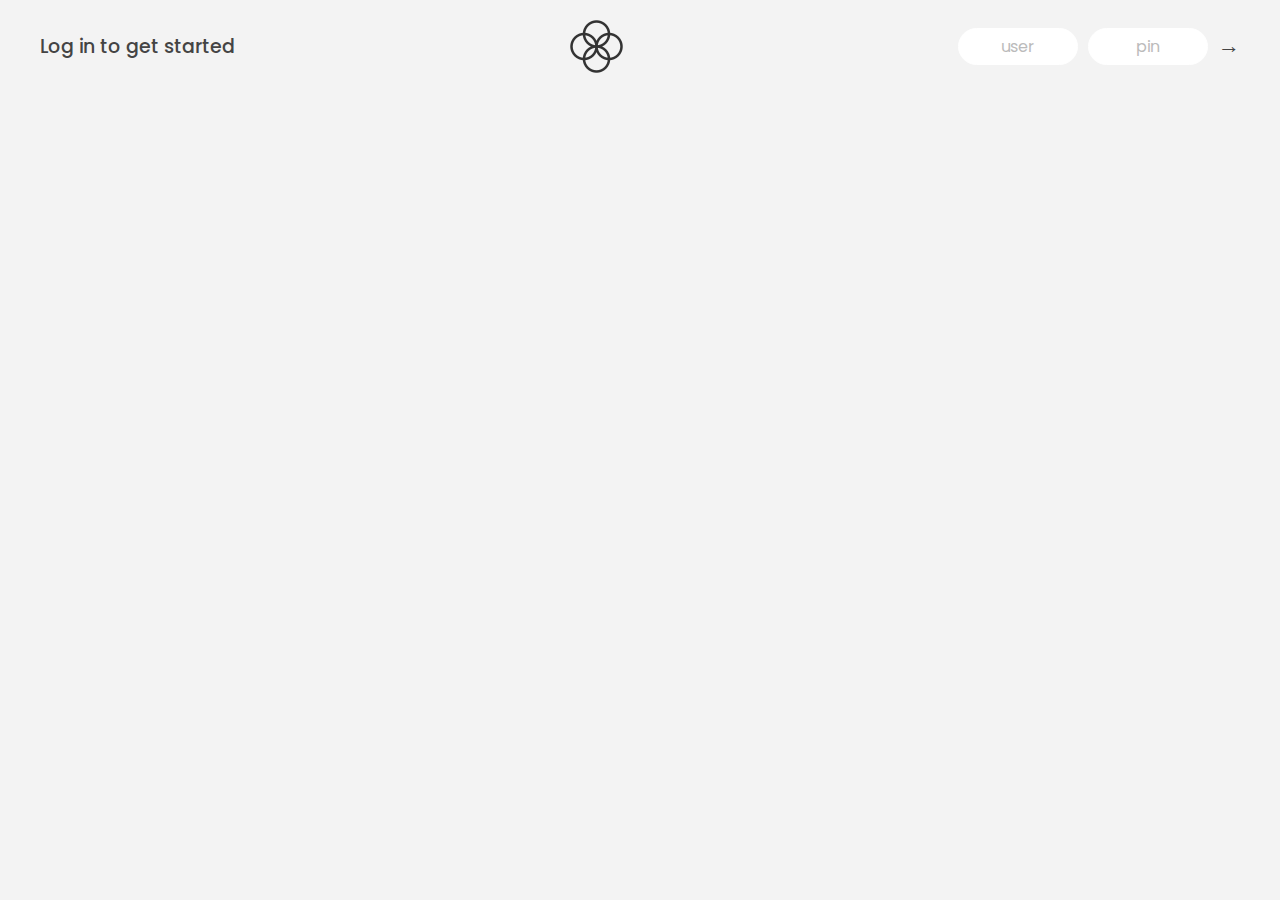
<file: bankist-app/index.html>
<!DOCTYPE html>
<html lang="en">
  <head>
    <meta charset="UTF-8" />
    <meta name="viewport" content="width=device-width, initial-scale=1.0" />
    <meta http-equiv="X-UA-Compatible" content="ie=edge" />
    <link rel="shortcut icon" type="image/png" href="/icon.png" />

    <link
      href="https://fonts.googleapis.com/css?family=Poppins:400,500,600&display=swap"
      rel="stylesheet"
    />

    <link rel="stylesheet" href="style.css" />
    <title>Bankist</title>
  </head>
  <body>
    <!-- TOP NAVIGATION -->
    <nav>
      <p class="welcome">Log in to get started</p>
      <img src="logo.png" alt="Logo" class="logo" />
      <form class="login">
        <input
          type="text"
          placeholder="user"
          class="login__input login__input--user"
        />
        <!-- In practice, use type="password" -->
        <input
          type="password"
          placeholder="pin"
          maxlength="4"
          class="login__input login__input--pin"
        />
        <button class="login__btn">&rarr;</button>
      </form>
    </nav>

    <main class="app">
      <!-- BALANCE -->
      <div class="balance">
        <div>
          <p class="balance__label">Current balance</p>
          <p class="balance__date">
            As of <span class="date">05/03/2037</span>
          </p>
        </div>
        <p class="balance__value">0000€</p>
      </div>

      <!-- MOVEMENTS -->
      <div class="movements">
        <div class="movements__row">
          <div class="movements__type movements__type--deposit">2 deposit</div>
          <div class="movements__date">3 days ago</div>
          <div class="movements__value">4 000€</div>
        </div>
        <div class="movements__row">
          <div class="movements__type movements__type--withdrawal">
            1 withdrawal
          </div>
          <div class="movements__date">24/01/2037</div>
          <div class="movements__value">-378€</div>
        </div>
      </div>

      <!-- SUMMARY -->
      <div class="summary">
        <p class="summary__label">In</p>
        <p class="summary__value summary__value--in">0000€</p>
        <p class="summary__label">Out</p>
        <p class="summary__value summary__value--out">0000€</p>
        <p class="summary__label">Interest</p>
        <p class="summary__value summary__value--interest">0000€</p>
        <button class="btn--sort">&downarrow; SORT</button>
      </div>

      <!-- OPERATION: TRANSFERS -->
      <div class="operation operation--transfer">
        <h2>Transfer money</h2>
        <form class="form form--transfer">
          <input type="text" class="form__input form__input--to" />
          <input type="number" class="form__input form__input--amount" />
          <button class="form__btn form__btn--transfer">&rarr;</button>
          <label class="form__label">Transfer to</label>
          <label class="form__label">Amount</label>
        </form>
      </div>

      <!-- OPERATION: LOAN -->
      <div class="operation operation--loan">
        <h2>Request loan</h2>
        <form class="form form--loan">
          <input type="number" class="form__input form__input--loan-amount" />
          <button class="form__btn form__btn--loan">&rarr;</button>
          <label class="form__label form__label--loan">Amount</label>
        </form>
      </div>

      <!-- OPERATION: CLOSE -->
      <div class="operation operation--close">
        <h2>Close account</h2>
        <form class="form form--close">
          <input type="text" class="form__input form__input--user" />
          <input
            type="password"
            maxlength="6"
            class="form__input form__input--pin"
          />
          <button class="form__btn form__btn--close">&rarr;</button>
          <label class="form__label">Confirm user</label>
          <label class="form__label">Confirm PIN</label>
        </form>
      </div>

      <!-- LOGOUT TIMER -->
      <p class="logout-timer">
        You will be logged out in <span class="timer">05:00</span>
      </p>
    </main>

    <!-- <footer>
      &copy; by Jonas Schmedtmann. Don't claim as your own :)
    </footer> -->
    <script src="arrays.js"></script>
    <script src="script.js"></script>
  </body>
</html>
</file>
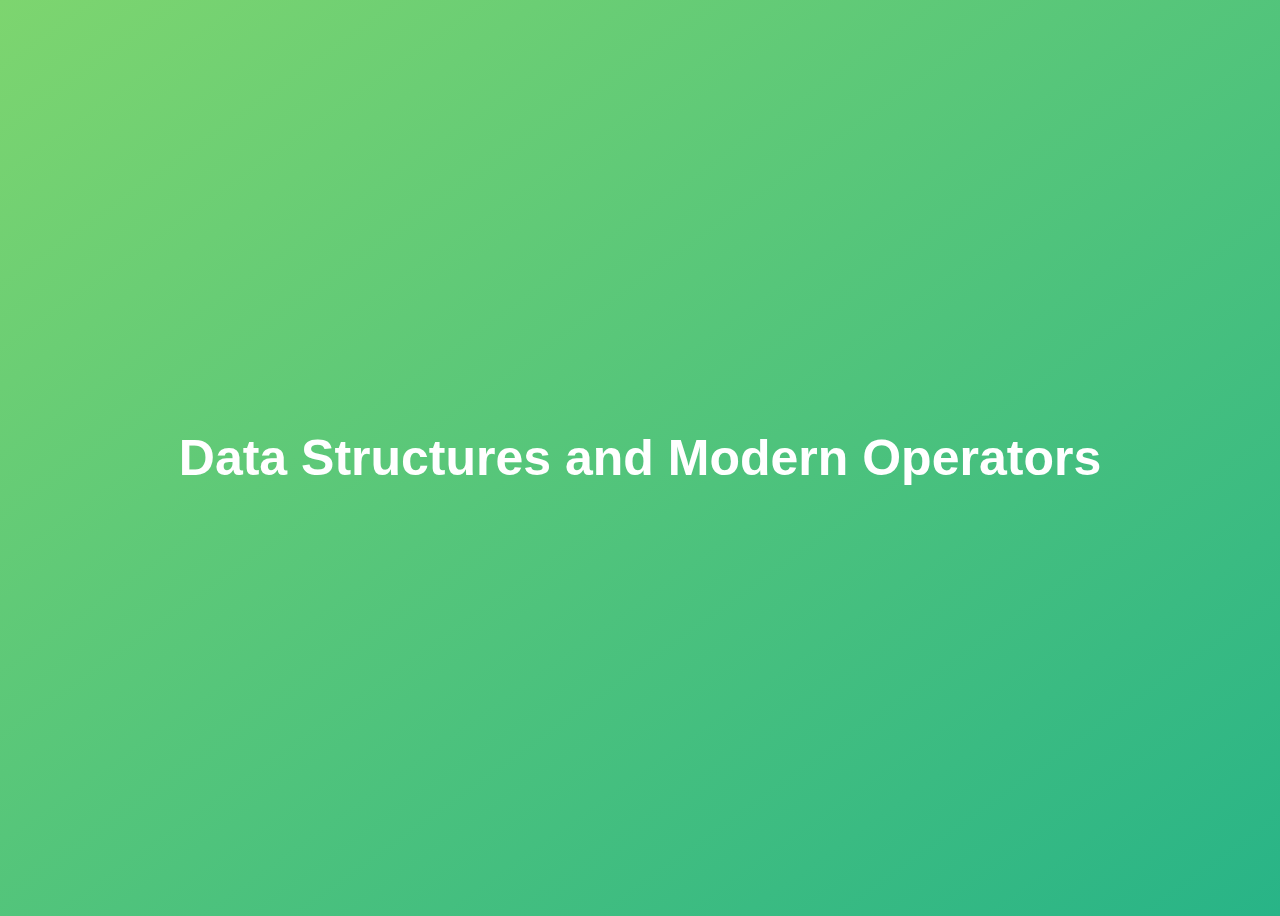
<file: data-structures/index.html>
<!DOCTYPE html>
<html lang="en">
  <head>
    <meta charset="UTF-8" />
    <meta name="viewport" content="width=device-width, initial-scale=1.0" />
    <meta http-equiv="X-UA-Compatible" content="ie=edge" />
    <title>Data Structures and Modern Operators</title>
    <link rel="stylesheet" href="style.css" />
  </head>
  <body>
    <h1>Data Structures and Modern Operators</h1>
    <script src="script.js"></script>
  </body>
</html>
</file>
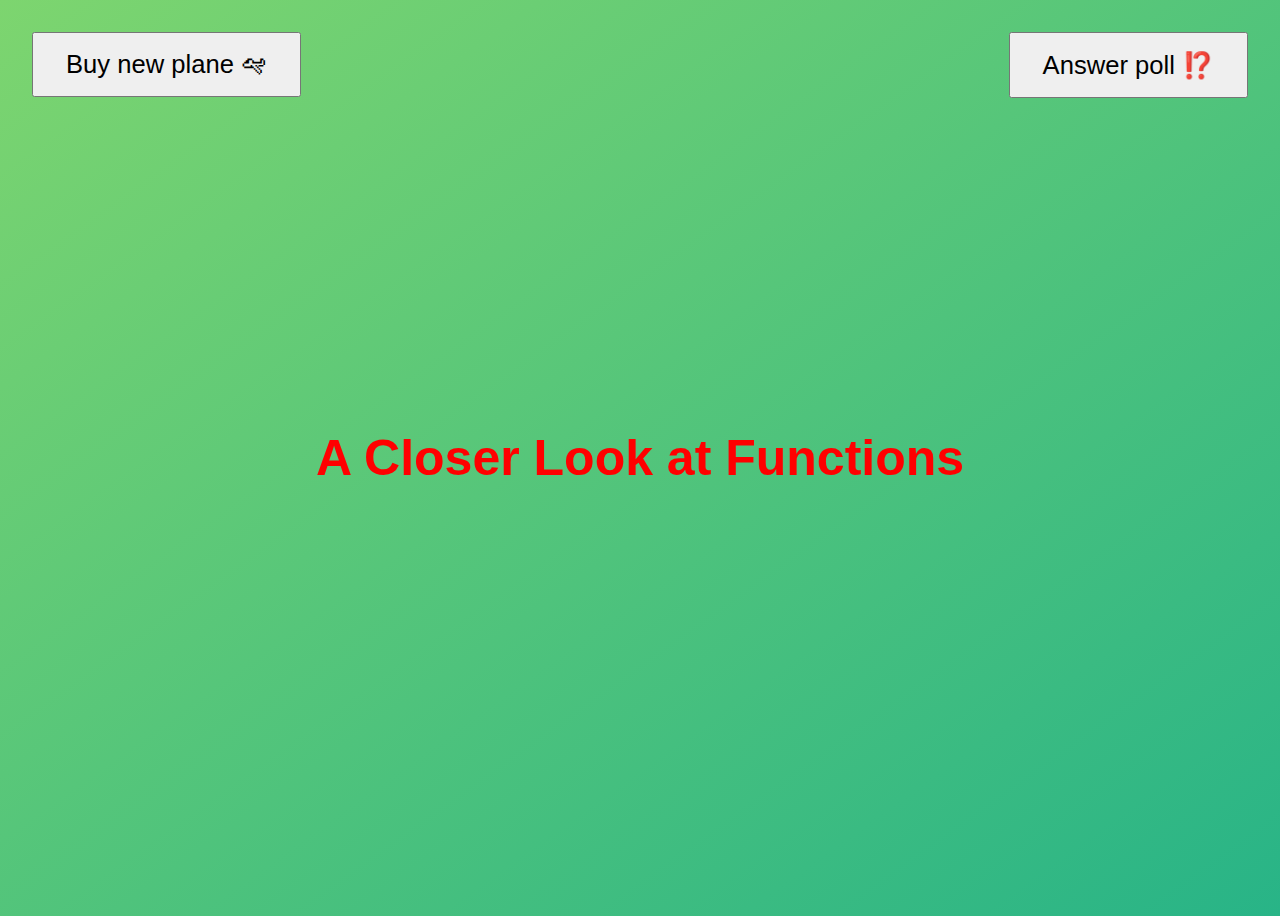
<file: functions/index.html>
<!DOCTYPE html>
<html lang="en">
  <head>
    <meta charset="UTF-8" />
    <meta name="viewport" content="width=device-width, initial-scale=1.0" />
    <meta http-equiv="X-UA-Compatible" content="ie=edge" />
    <title>A Closer Look at Functions</title>
    <link rel="stylesheet" href="style.css" />
  </head>
  <body>
    <h1>A Closer Look at Functions</h1>
    <button class="buy">Buy new plane 🛩</button>
    <button class="poll">Answer poll ⁉️</button>
    <script src="script.js"></script>
  </body>
</html>
</file>
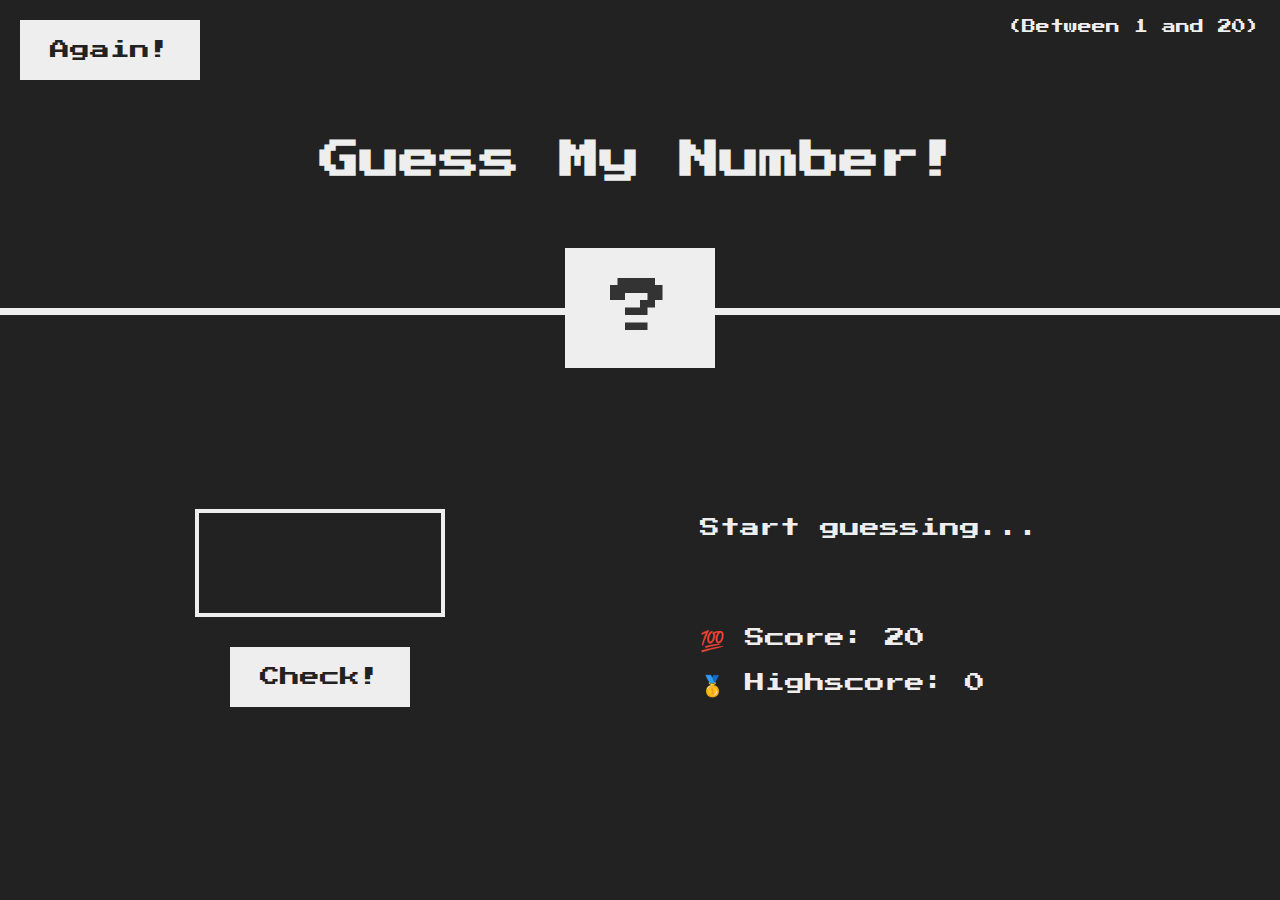
<file: guess-my-number/index.html>
<!DOCTYPE html>
<html lang="en">
  <head>
    <meta charset="UTF-8" />
    <meta name="viewport" content="width=device-width, initial-scale=1.0" />
    <meta http-equiv="X-UA-Compatible" content="ie=edge" />
    <link rel="stylesheet" href="style.css" />
    <title>Guess My Number!</title>
  </head>
  <body>
    <header>
      <h1>Guess My Number!</h1>
      <p class="between">(Between 1 and 20)</p>
      <button class="btn again">Again!</button>
      <div class="number">?</div>
    </header>
    <main>
      <section class="left">
        <input type="number" class="guess" />
        <button class="btn check">Check!</button>
      </section>
      <section class="right">
        <p class="message">Start guessing...</p>
        <p class="label-score">💯 Score: <span class="score">20</span></p>
        <p class="label-highscore">
          🥇 Highscore: <span class="highscore">0</span>
        </p>
      </section>
    </main>
    <script src="script.js"></script>
  </body>
</html>
</file>
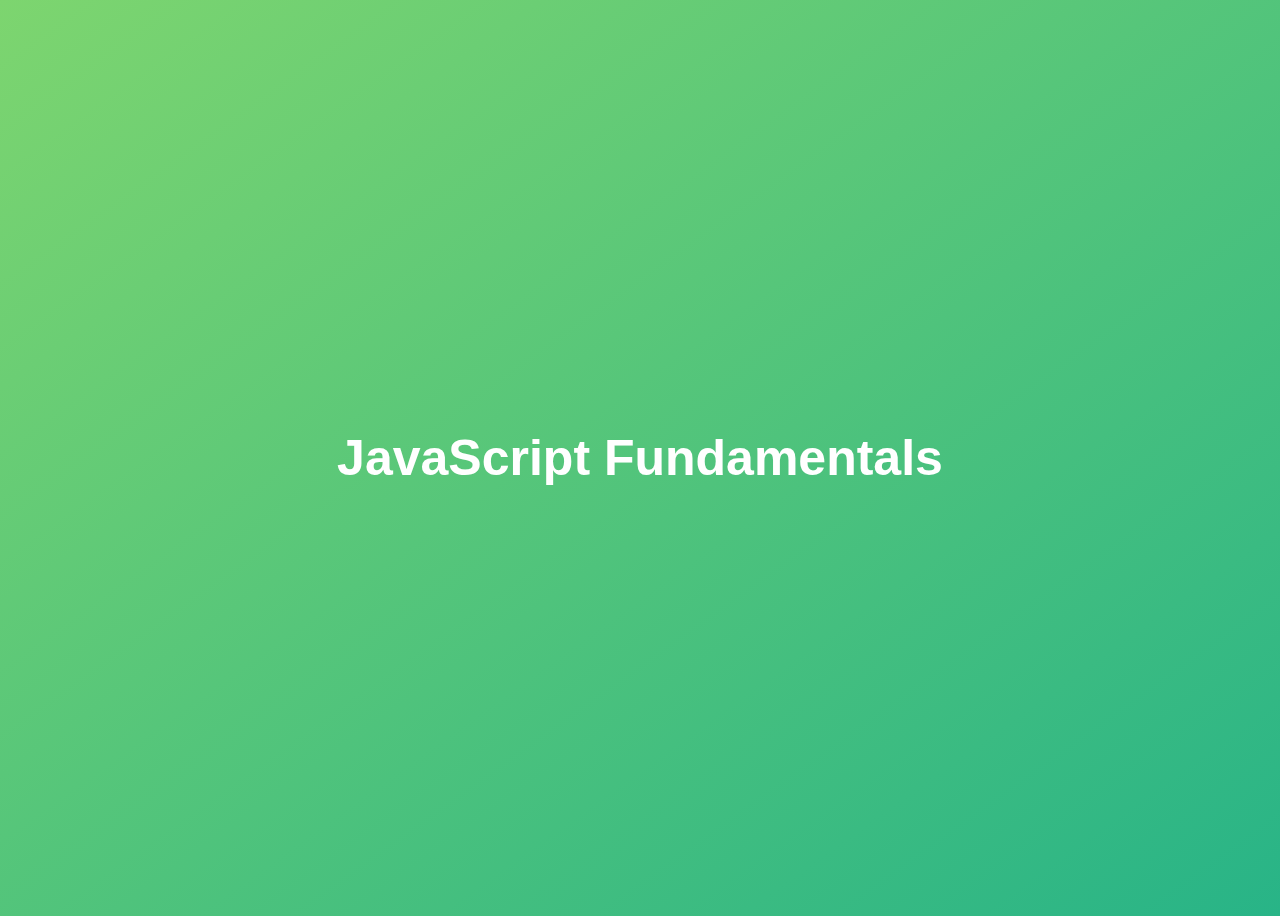
<file: js-fundamentals/index.html>
<!DOCTYPE html>
<html lang="en">
  <head>
    <meta charset="UTF-8" />
    <meta name="viewport" content="width=device-width, initial-scale=1.0" />
    <title>JavaScript Fundamentals</title>
    <link rel="stylesheet" href="style.css" />
  </head>
  <body>
    <h1>JavaScript Fundamentals</h1>

    <script src="script.js"></script>
  </body>
</html>
</file>
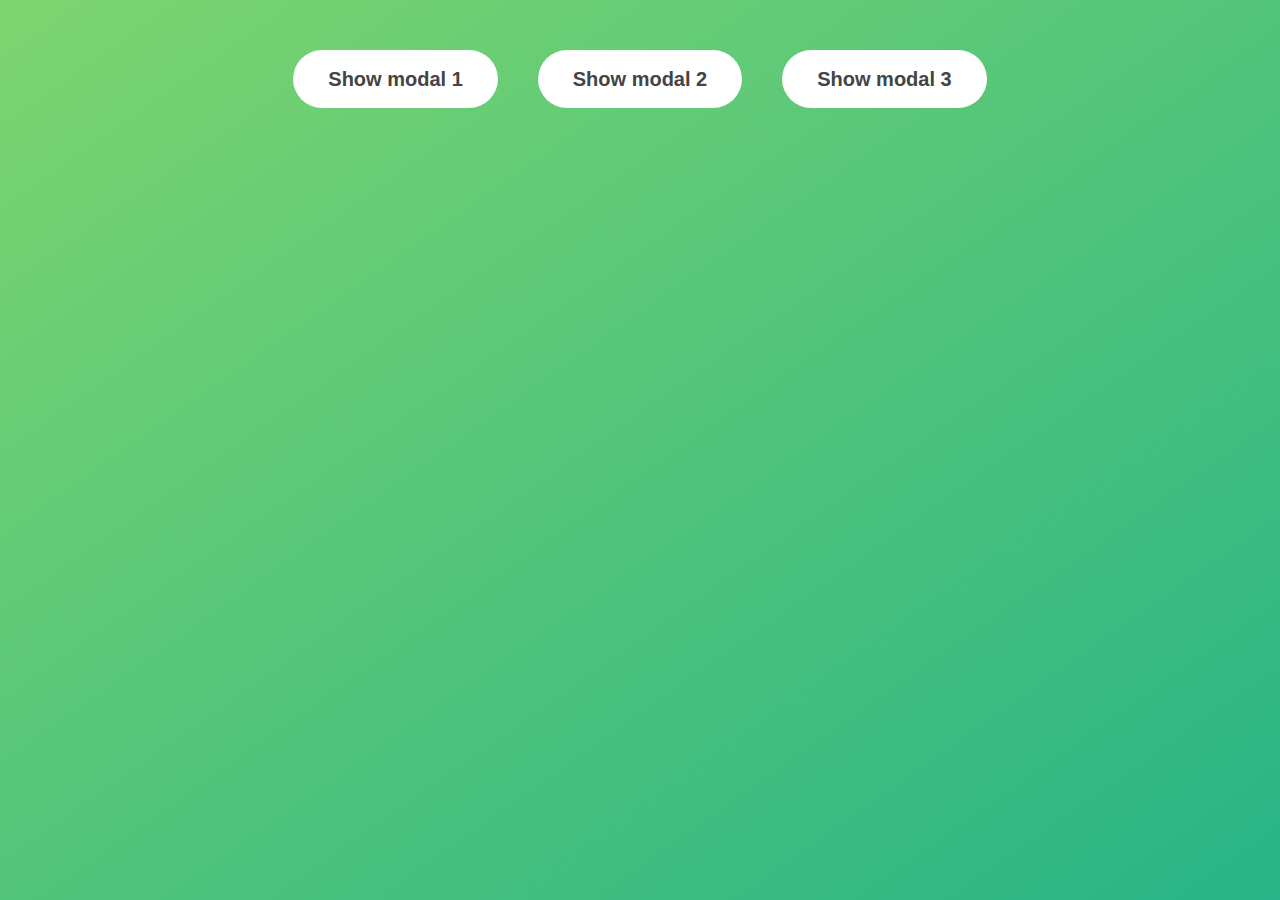
<file: modal/index.html>
<!DOCTYPE html>
<html lang="en">
  <head>
    <meta charset="UTF-8" />
    <meta name="viewport" content="width=device-width, initial-scale=1.0" />
    <meta http-equiv="X-UA-Compatible" content="ie=edge" />
    <link rel="stylesheet" href="style.css" />
    <title>Modal window</title>
  </head>
  <body>
    <button class="show-modal">Show modal 1</button>
    <button class="show-modal">Show modal 2</button>
    <button class="show-modal">Show modal 3</button>

    <div class="modal hidden">
      <button class="close-modal">&times;</button>
      <h1>I'm a modal window 😍</h1>
      <p>
        Lorem ipsum dolor sit amet, consectetur adipisicing elit, sed do eiusmod
        tempor incididunt ut labore et dolore magna aliqua. Ut enim ad minim
        veniam, quis nostrud exercitation ullamco laboris nisi ut aliquip ex ea
        commodo consequat. Duis aute irure dolor in reprehenderit in voluptate
        velit esse cillum dolore eu fugiat nulla pariatur. Excepteur sint
        occaecat cupidatat non proident, sunt in culpa qui officia deserunt
        mollit anim id est laborum.
      </p>
    </div>
    <div class="overlay hidden"></div>

    <script src="script.js"></script>
  </body>
</html>
</file>
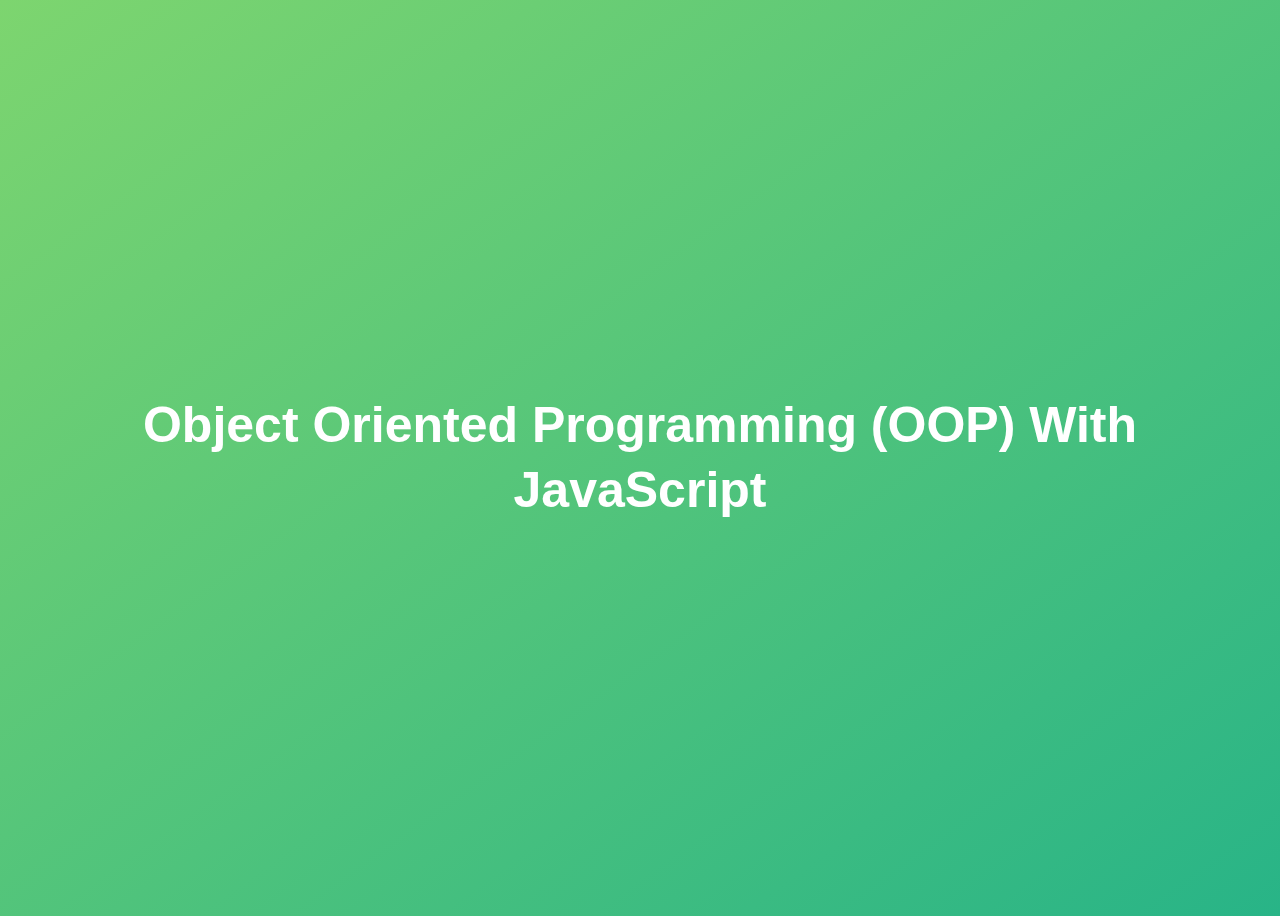
<file: oop/index.html>
<!DOCTYPE html>
<html lang="en">
  <head>
    <meta charset="UTF-8" />
    <meta name="viewport" content="width=device-width, initial-scale=1.0" />
    <meta http-equiv="X-UA-Compatible" content="ie=edge" />
    <title>Object Oriented Programming (OOP) With JavaScript</title>
    <link rel="stylesheet" href="style.css" />
    <script defer src="script.js"></script>
  </head>
  <body>
    <h1>Object Oriented Programming (OOP) With JavaScript</h1>
  </body>
</html>
</file>
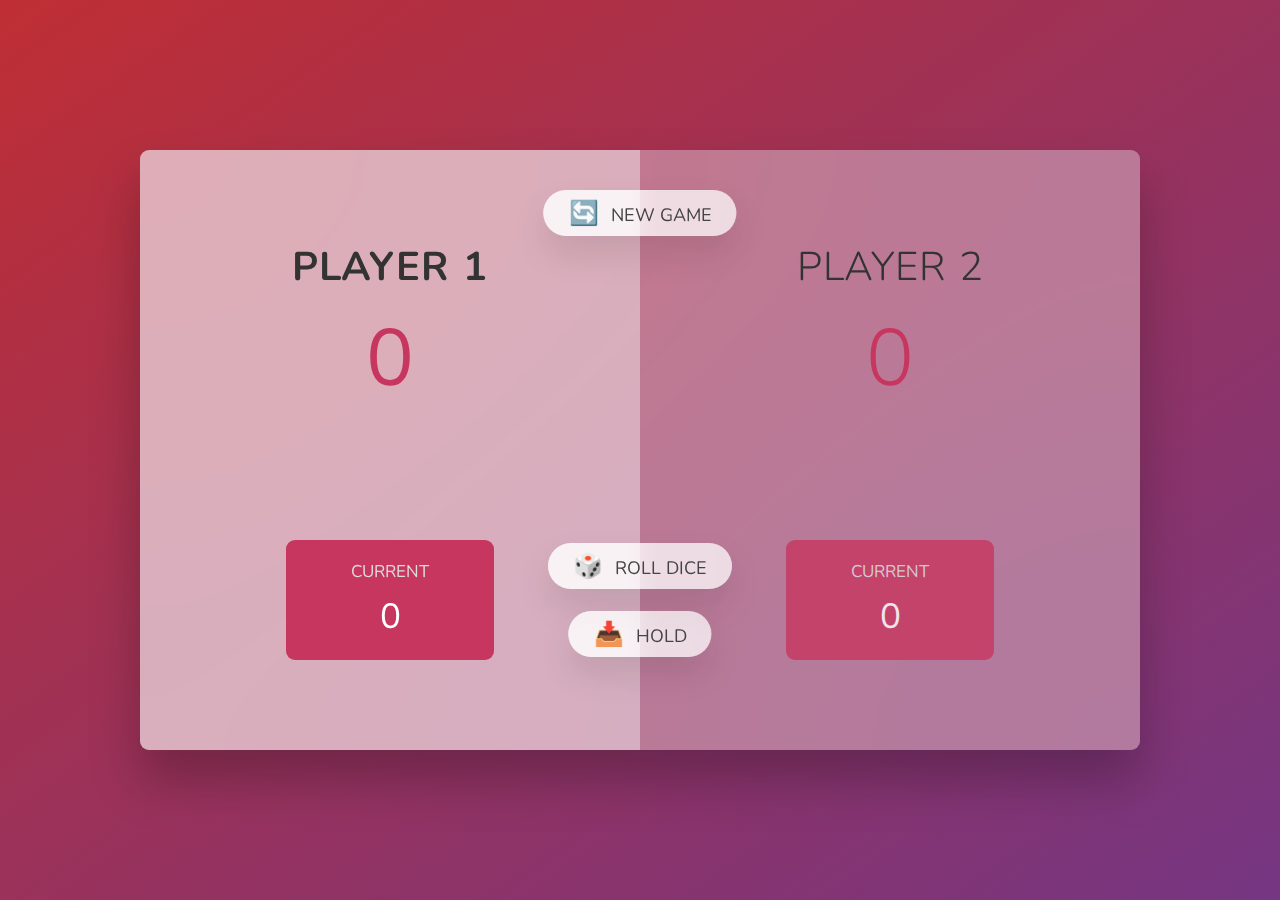
<file: pig-game/index.html>
<!DOCTYPE html>
<html lang="en">
  <head>
    <meta charset="UTF-8" />
    <meta name="viewport" content="width=device-width, initial-scale=1.0" />
    <meta http-equiv="X-UA-Compatible" content="ie=edge" />
    <link rel="stylesheet" href="style.css" />
    <title>Pig Game</title>
  </head>
  <body>
    <main>
      <section class="player player--0 player--active">
        <h2 class="name" id="name--0">Player 1</h2>
        <p class="score" id="score--0">43</p>
        <div class="current">
          <p class="current-label">Current</p>
          <p class="current-score" id="current--0">0</p>
        </div>
      </section>
      <section class="player player--1">
        <h2 class="name" id="name--1">Player 2</h2>
        <p class="score" id="score--1">24</p>
        <div class="current">
          <p class="current-label">Current</p>
          <p class="current-score" id="current--1">0</p>
        </div>
      </section>

      <img src="images/dice-5.png" alt="Playing dice" class="dice" />
      <button class="btn btn--new">🔄 New game</button>
      <button class="btn btn--roll">🎲 Roll dice</button>
      <button class="btn btn--hold">📥 Hold</button>
    </main>
    <script src="script.js"></script>
  </body>
</html>
</file>
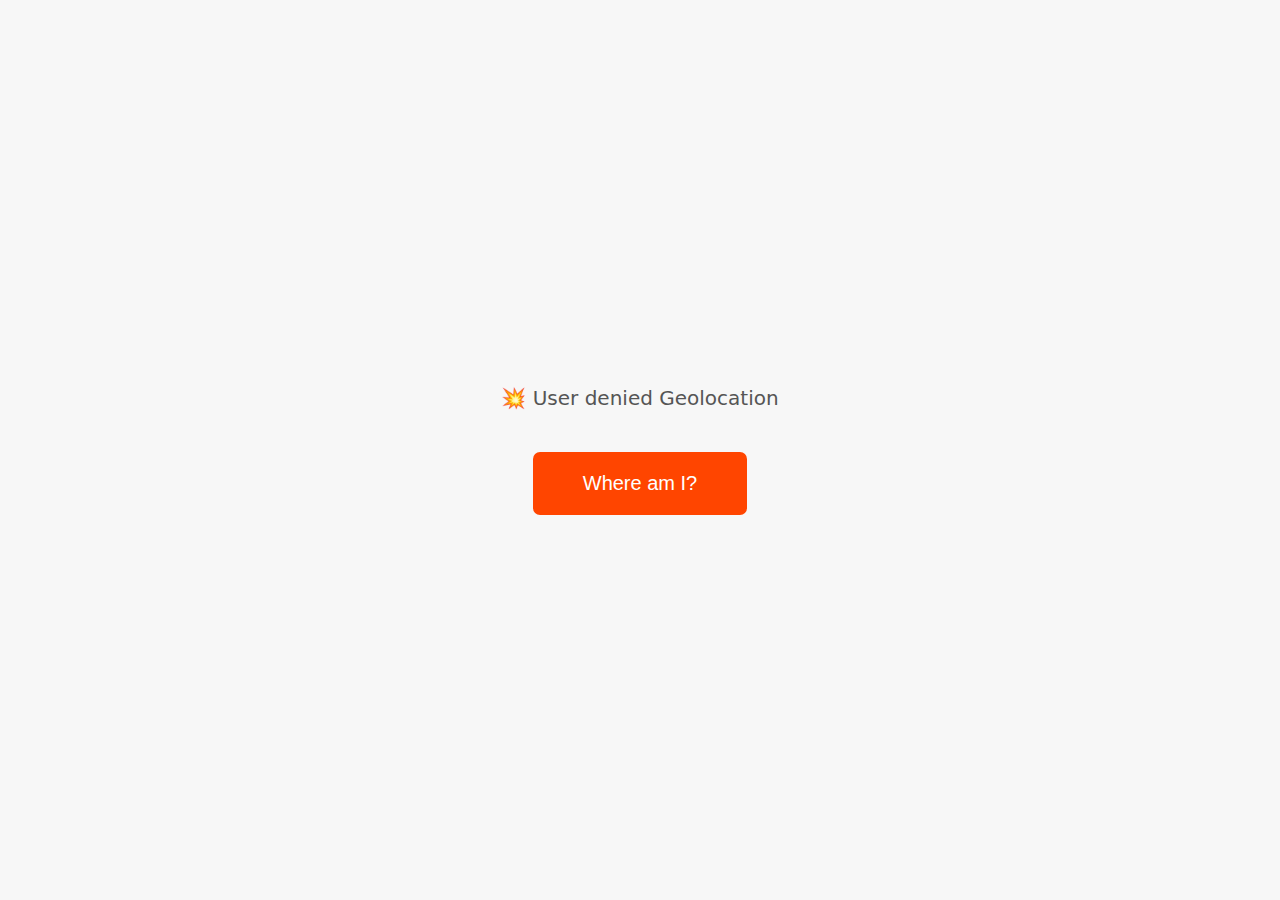
<file: asynchronous/public/index.html>
<!DOCTYPE html>
<html lang="en">
  <head>
    <meta charset="UTF-8" />
    <meta name="viewport" content="width=device-width, initial-scale=1.0" />
    <meta http-equiv="X-UA-Compatible" content="ie=edge" />
    <link rel="stylesheet" href="../src/style.css" />
    <script defer src="../src/script.js"></script>
    <title>Asynchronous JavaScript</title>
  </head>
  <body>
    <main class="container">
      <div class="countries">
        <!--
        <article class="country">
          <img class="country__img" src="" />
          <div class="country__data">
            <h3 class="country__name">COUNTRY</h3>
            <h4 class="country__region">REGION</h4>
            <p class="country__row"><span>👫</span>POP people</p>
            <p class="country__row"><span>🗣️</span>LANG</p>
            <p class="country__row"><span>💰</span>CUR</p>
          </div>
        </article>
        -->
      </div>
      <button class="btn-country">Where am I?</button>
      <div class="images"></div>
    </main>
  </body>
</html>
</file>
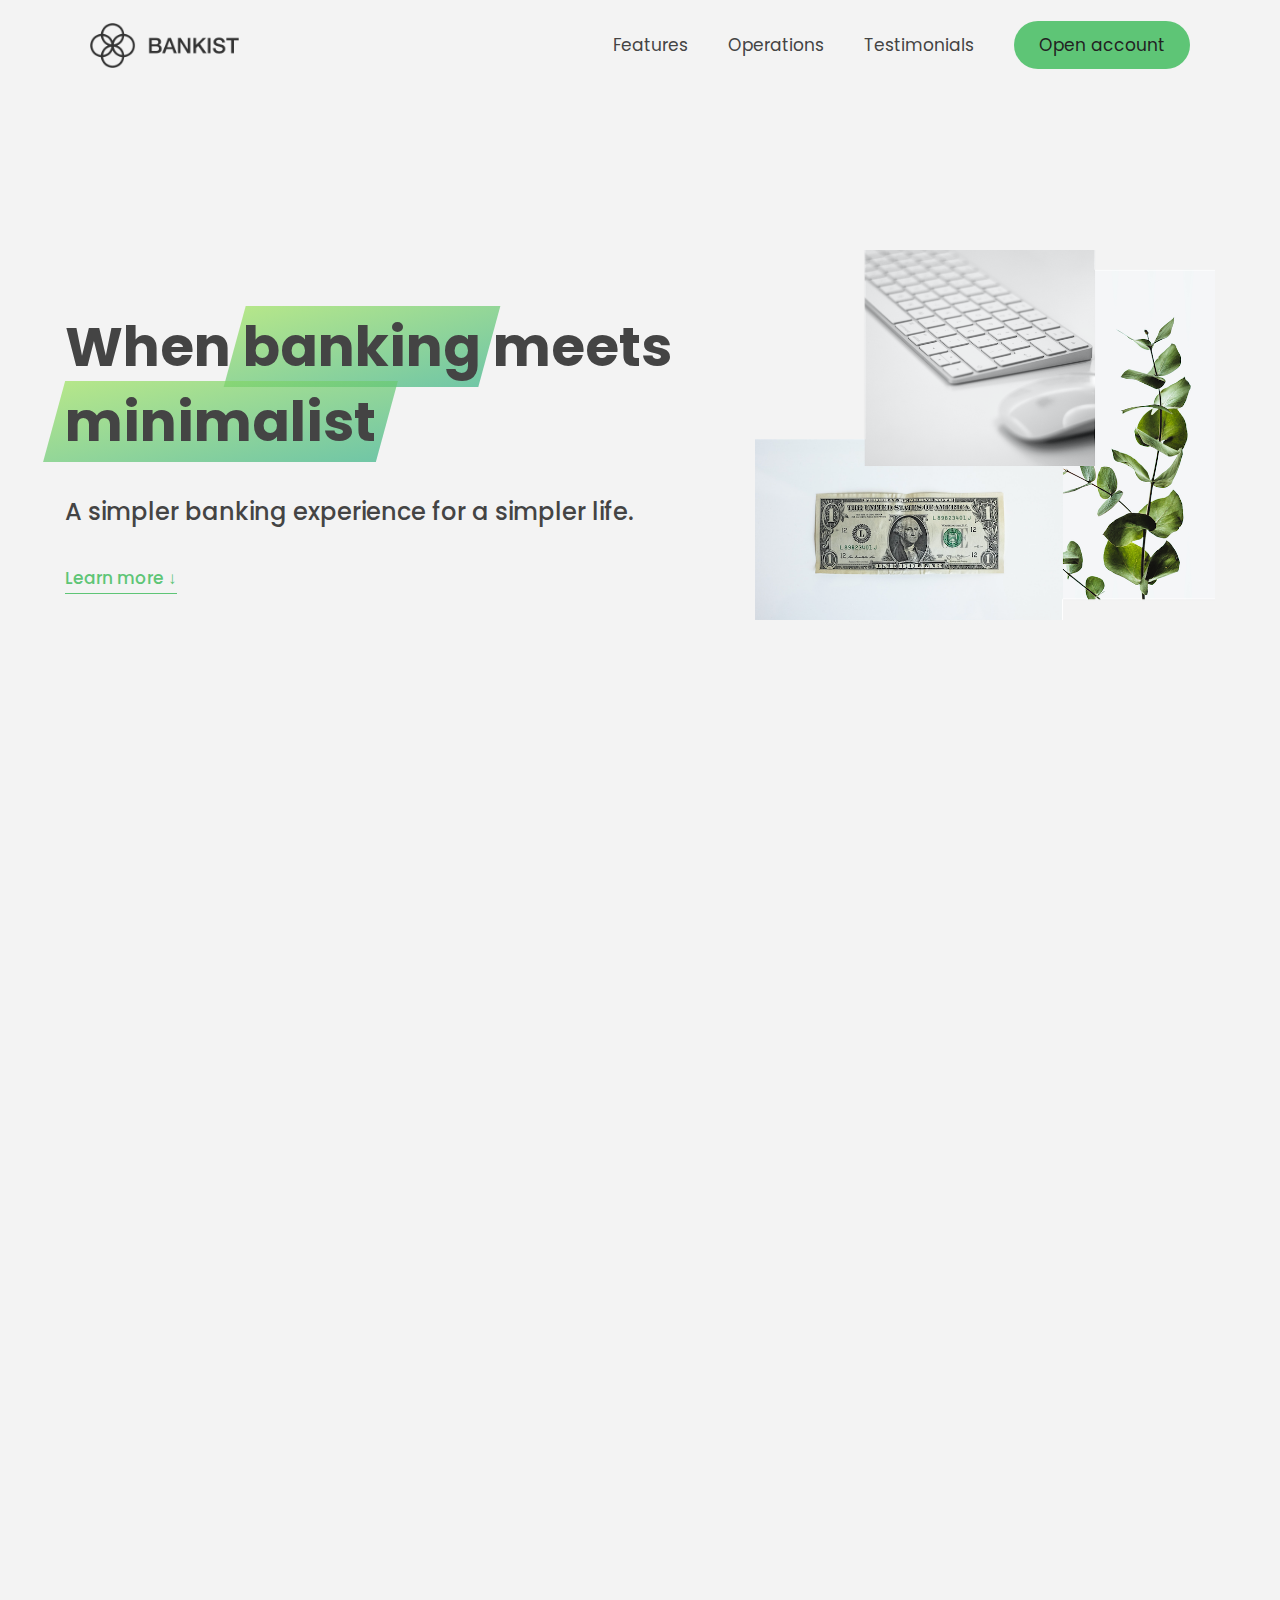
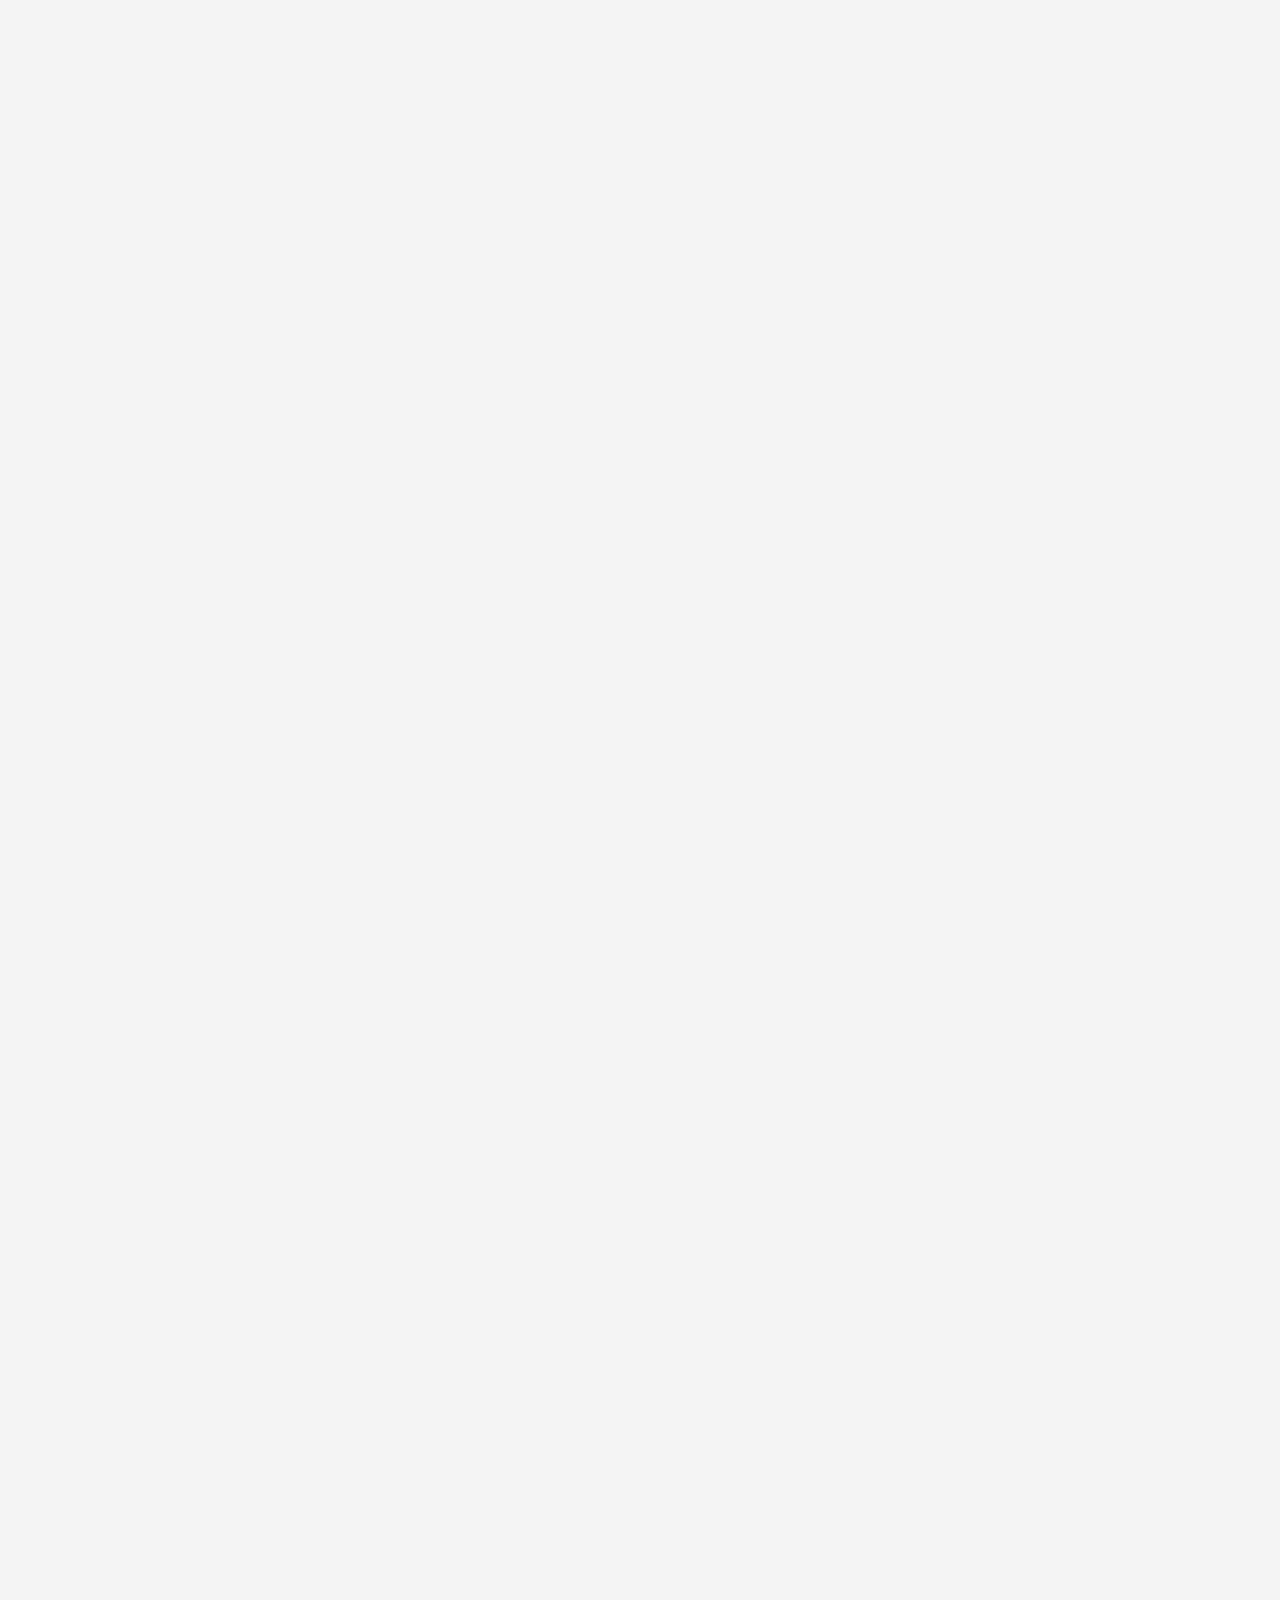
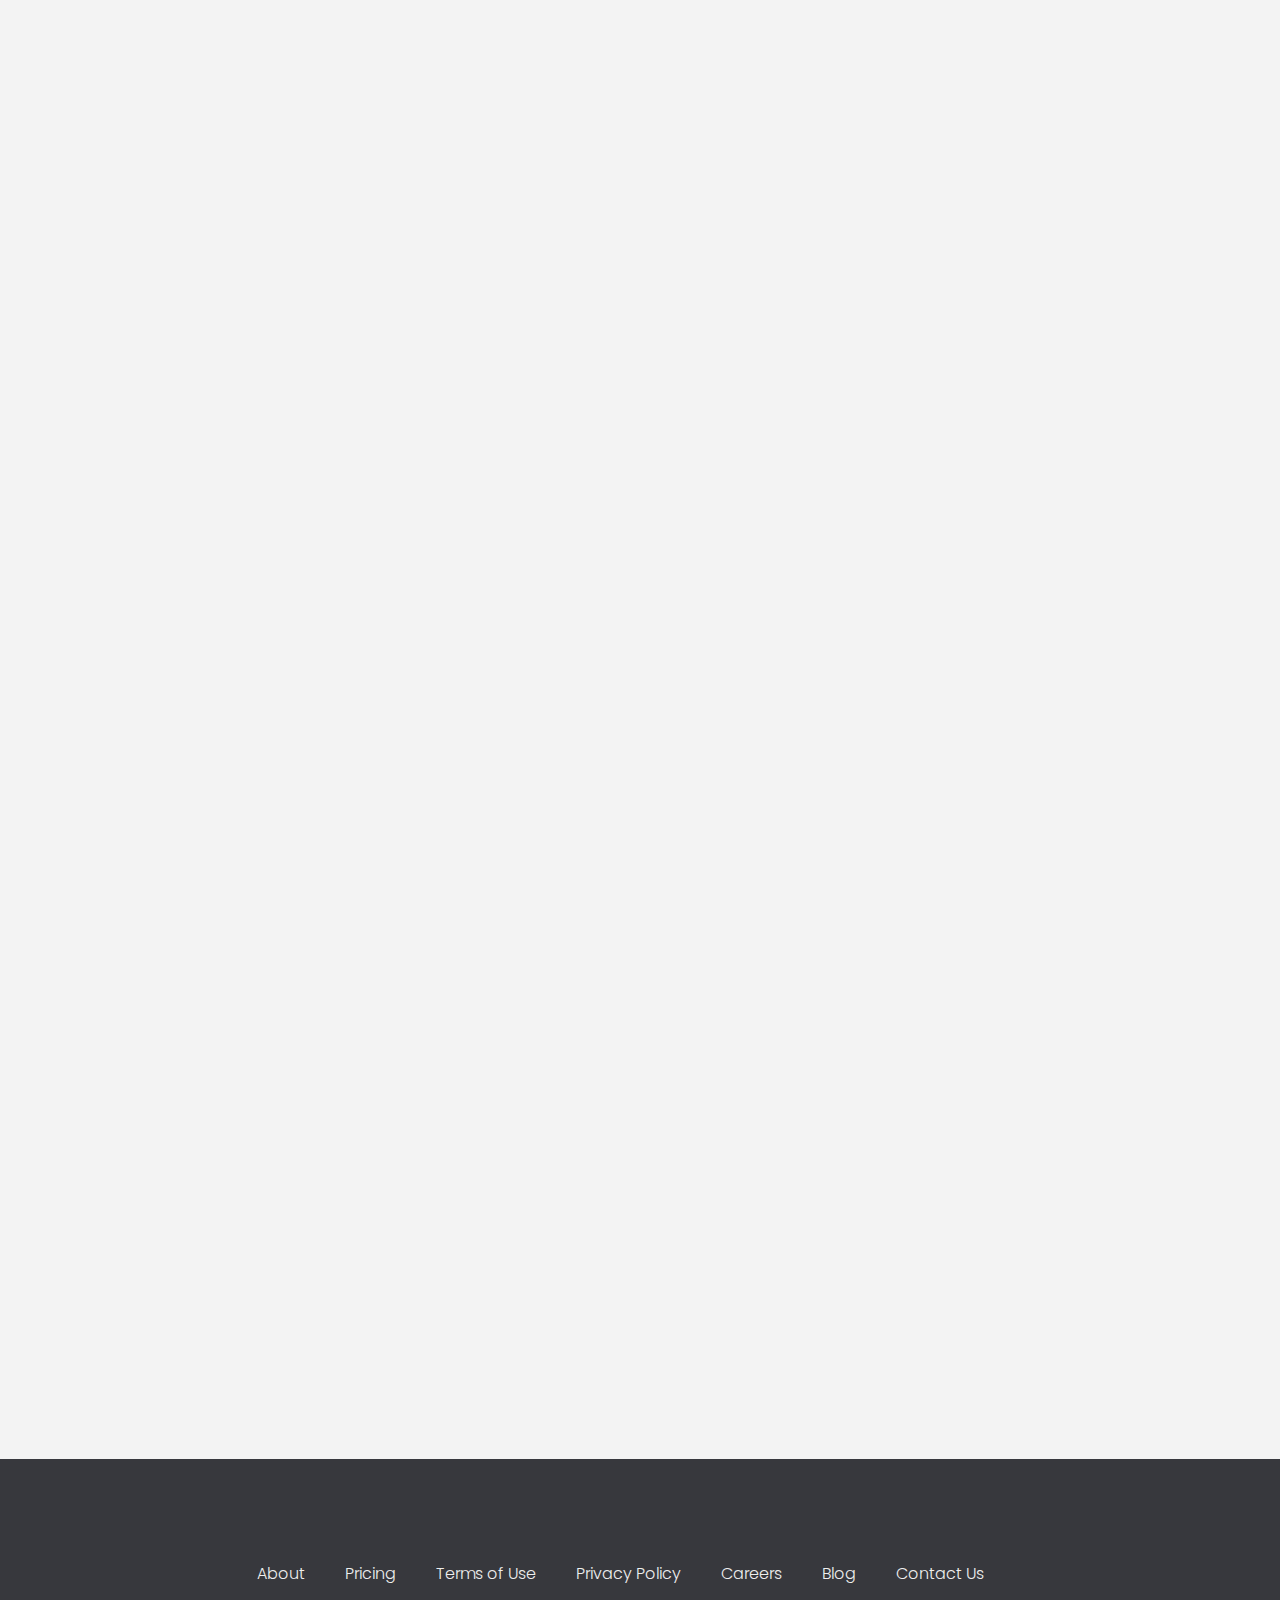
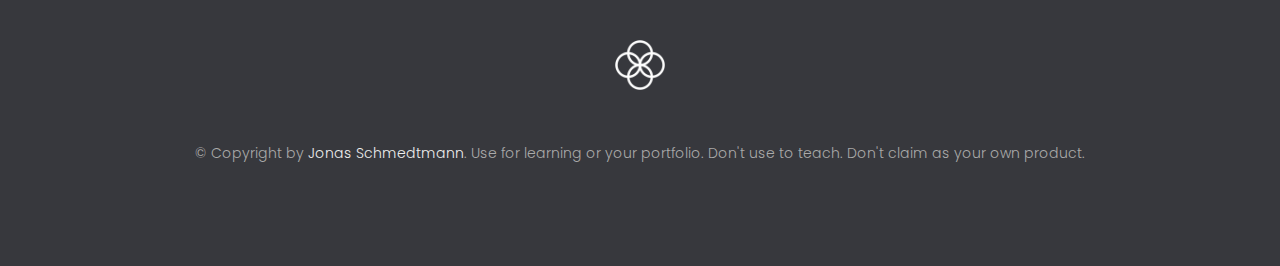
<file: bankist-web/public/index.html>
<!DOCTYPE html>
<html lang="en">
  <head>
    <meta charset="UTF-8" />
    <meta name="viewport" content="width=device-width, initial-scale=1.0" />
    <meta http-equiv="X-UA-Compatible" content="ie=edge" />
    <link rel="shortcut icon" type="image/png" href="../images/icon.png" />

    <link
      href="https://fonts.googleapis.com/css?family=Poppins:300,400,500,600&display=swap"
      rel="stylesheet"
    />
    <link rel="stylesheet" href="../src/style.css" />
    <title>Bankist | When Banking meets Minimalist</title>

    <script defer src="../src/script.js"></script>
  </head>
  <body>
    <header class="header">
      <nav class="nav">
        <img
          src="../images/logo.png"
          alt="Bankist logo"
          class="nav__logo"
          id="logo"
        />
        <ul class="nav__links">
          <li class="nav__item">
            <a class="nav__link" href="#section--1">Features</a>
          </li>
          <li class="nav__item">
            <a class="nav__link" href="#section--2">Operations</a>
          </li>
          <li class="nav__item">
            <a class="nav__link" href="#section--3">Testimonials</a>
          </li>
          <li class="nav__item">
            <a class="nav__link nav__link--btn btn--show-modal" href="#"
              >Open account</a
            >
          </li>
        </ul>
      </nav>

      <div class="header__title">
        <h1>
          When
          <!-- Green highlight effect -->
          <span class="highlight">banking</span>
          meets<br />
          <span class="highlight">minimalist</span>
        </h1>
        <h4>A simpler banking experience for a simpler life.</h4>
        <button class="btn--text btn--scroll-to">Learn more &DownArrow;</button>
        <img
          src="../images/hero.png"
          class="header__img"
          alt="Minimalist bank items"
        />
      </div>
    </header>

    <section class="section" id="section--1">
      <div class="section__title">
        <h2 class="section__description">Features</h2>
        <h3 class="section__header">
          Everything you need in a modern bank and more.
        </h3>
      </div>

      <div class="features">
        <img
          src="../images/digital-lazy.jpg"
          data-src="../images/digital.jpg"
          alt="Computer"
          class="features__img"
        />
        <div class="features__feature">
          <div class="features__icon">
            <svg>
              <use xlink:href="../images/icons.svg#icon-monitor"></use>
            </svg>
          </div>
          <h5 class="features__header">100% digital bank</h5>
          <p>
            Lorem ipsum dolor sit amet consectetur adipisicing elit. Unde alias
            sint quos? Accusantium a fugiat porro reiciendis saepe quibusdam
            debitis ducimus.
          </p>
        </div>

        <div class="features__feature">
          <div class="features__icon">
            <svg>
              <use xlink:href="../images/icons.svg#icon-trending-up"></use>
            </svg>
          </div>
          <h5 class="features__header">Watch your money grow</h5>
          <p>
            Nesciunt quos autem dolorum voluptates cum dolores dicta fuga
            inventore ab? Nulla incidunt eius numquam sequi iste pariatur
            quibusdam!
          </p>
        </div>
        <img
          src="../images/grow-lazy.jpg"
          data-src="../images/grow.jpg"
          alt="Plant"
          class="features__img lazy-img"
        />

        <img
          src="../images/card-lazy.jpg"
          data-src="../images/card.jpg"
          alt="Credit card"
          class="features__img lazy-img"
        />
        <div class="features__feature">
          <div class="features__icon">
            <svg>
              <use xlink:href="../images/icons.svg#icon-credit-card"></use>
            </svg>
          </div>
          <h5 class="features__header">Free debit card included</h5>
          <p>
            Quasi, fugit in cumque cupiditate reprehenderit debitis animi enim
            eveniet consequatur odit quam quos possimus assumenda dicta fuga
            inventore ab.
          </p>
        </div>
      </div>
    </section>

    <section class="section" id="section--2">
      <div class="section__title">
        <h2 class="section__description">Operations</h2>
        <h3 class="section__header">
          Everything as simple as possible, but no simpler.
        </h3>
      </div>

      <div class="operations">
        <div class="operations__tab-container">
          <button
            class="btn operations__tab operations__tab--1 operations__tab--active"
            data-tab="1"
          >
            <span>01</span>Instant Transfers
          </button>
          <button class="btn operations__tab operations__tab--2" data-tab="2">
            <span>02</span>Instant Loans
          </button>
          <button class="btn operations__tab operations__tab--3" data-tab="3">
            <span>03</span>Instant Closing
          </button>
        </div>
        <div
          class="operations__content operations__content--1 operations__content--active"
        >
          <div class="operations__icon operations__icon--1">
            <svg>
              <use xlink:href="../images/icons.svg#icon-upload"></use>
            </svg>
          </div>
          <h5 class="operations__header">
            Tranfser money to anyone, instantly! No fees, no BS.
          </h5>
          <p>
            Lorem ipsum dolor sit amet, consectetur adipisicing elit, sed do
            eiusmod tempor incididunt ut labore et dolore magna aliqua. Ut enim
            ad minim veniam, quis nostrud exercitation ullamco laboris nisi ut
            aliquip ex ea commodo consequat.
          </p>
        </div>

        <div class="operations__content operations__content--2">
          <div class="operations__icon operations__icon--2">
            <svg>
              <use xlink:href="../images/icons.svg#icon-home"></use>
            </svg>
          </div>
          <h5 class="operations__header">
            Buy a home or make your dreams come true, with instant loans.
          </h5>
          <p>
            Duis aute irure dolor in reprehenderit in voluptate velit esse
            cillum dolore eu fugiat nulla pariatur. Excepteur sint occaecat
            cupidatat non proident, sunt in culpa qui officia deserunt mollit
            anim id est laborum.
          </p>
        </div>
        <div class="operations__content operations__content--3">
          <div class="operations__icon operations__icon--3">
            <svg>
              <use xlink:href="../images/icons.svg#icon-user-x"></use>
            </svg>
          </div>
          <h5 class="operations__header">
            No longer need your account? No problem! Close it instantly.
          </h5>
          <p>
            Excepteur sint occaecat cupidatat non proident, sunt in culpa qui
            officia deserunt mollit anim id est laborum. Ut enim ad minim
            veniam, quis nostrud exercitation ullamco laboris nisi ut aliquip ex
            ea commodo consequat.
          </p>
        </div>
      </div>
    </section>

    <section class="section" id="section--3">
      <div class="section__title section__title--testimonials">
        <h2 class="section__description">Not sure yet?</h2>
        <h3 class="section__header">
          Millions of Bankists are already making their lifes simpler.
        </h3>
      </div>

      <div class="slider">
        <div class="slide slide--1">
          <div class="testimonial">
            <h5 class="testimonial__header">Best financial decision ever!</h5>
            <blockquote class="testimonial__text">
              Lorem ipsum dolor sit, amet consectetur adipisicing elit.
              Accusantium quas quisquam non? Quas voluptate nulla minima
              deleniti optio ullam nesciunt, numquam corporis et asperiores
              laboriosam sunt, praesentium suscipit blanditiis. Necessitatibus
              id alias reiciendis, perferendis facere pariatur dolore veniam
              autem esse non voluptatem saepe provident nihil molestiae.
            </blockquote>
            <address class="testimonial__author">
              <img
                src="../images/user-1.jpg"
                alt=""
                class="testimonial__photo"
              />
              <h6 class="testimonial__name">Aarav Lynn</h6>
              <p class="testimonial__location">San Francisco, USA</p>
            </address>
          </div>
        </div>

        <div class="slide slide--2">
          <div class="testimonial">
            <h5 class="testimonial__header">
              The last step to becoming a complete minimalist
            </h5>
            <blockquote class="testimonial__text">
              Quisquam itaque deserunt ullam, quia ea repellendus provident,
              ducimus neque ipsam modi voluptatibus doloremque, corrupti
              laborum. Incidunt numquam perferendis veritatis neque repellendus.
              Lorem, ipsum dolor sit amet consectetur adipisicing elit. Illo
              deserunt exercitationem deleniti.
            </blockquote>
            <address class="testimonial__author">
              <img
                src="../images/user-2.jpg"
                alt=""
                class="testimonial__photo"
              />
              <h6 class="testimonial__name">Miyah Miles</h6>
              <p class="testimonial__location">London, UK</p>
            </address>
          </div>
        </div>

        <div class="slide slide--3">
          <div class="testimonial">
            <h5 class="testimonial__header">
              Finally free from old-school banks
            </h5>
            <blockquote class="testimonial__text">
              Debitis, nihil sit minus suscipit magni aperiam vel tenetur
              incidunt commodi architecto numquam omnis nulla autem,
              necessitatibus blanditiis modi similique quidem. Odio aliquam
              culpa dicta beatae quod maiores ipsa minus consequatur error sunt,
              deleniti saepe aliquid quos inventore sequi. Necessitatibus id
              alias reiciendis, perferendis facere.
            </blockquote>
            <address class="testimonial__author">
              <img
                src="../images/user-3.jpg"
                alt=""
                class="testimonial__photo"
              />
              <h6 class="testimonial__name">Francisco Gomes</h6>
              <p class="testimonial__location">Lisbon, Portugal</p>
            </address>
          </div>
        </div>

        <!-- <div class="slide"><img src="../images/img-1.jpg" alt="Photo 1" /></div>
        <div class="slide"><img src="../images/img-2.jpg" alt="Photo 2" /></div>
        <div class="slide"><img src="../images/img-3.jpg" alt="Photo 3" /></div>
        <div class="slide"><img src="../images/img-4.jpg" alt="Photo 4" /></div> -->
        <button class="slider__btn slider__btn--left">&larr;</button>
        <button class="slider__btn slider__btn--right">&rarr;</button>
        <div class="dots"></div>
      </div>
    </section>

    <section class="section section--sign-up">
      <div class="section__title">
        <h3 class="section__header">
          The best day to join Bankist was one year ago. The second best is
          today!
        </h3>
      </div>
      <button class="btn btn--show-modal">Open your free account today!</button>
    </section>

    <footer class="footer">
      <ul class="footer__nav">
        <li class="footer__item">
          <a class="footer__link" href="#">About</a>
        </li>
        <li class="footer__item">
          <a class="footer__link" href="#">Pricing</a>
        </li>
        <li class="footer__item">
          <a class="footer__link" href="#">Terms of Use</a>
        </li>
        <li class="footer__item">
          <a class="footer__link" href="#">Privacy Policy</a>
        </li>
        <li class="footer__item">
          <a class="footer__link" href="#">Careers</a>
        </li>
        <li class="footer__item">
          <a class="footer__link" href="#">Blog</a>
        </li>
        <li class="footer__item">
          <a class="footer__link" href="#">Contact Us</a>
        </li>
      </ul>
      <img src="../images/icon.png" alt="Logo" class="footer__logo" />
      <p class="footer__copyright">
        &copy; Copyright by
        <a
          class="footer__link twitter-link"
          target="_blank"
          href="https://twitter.com/jonasschmedtman"
          >Jonas Schmedtmann</a
        >. Use for learning or your portfolio. Don't use to teach. Don't claim
        as your own product.
      </p>
    </footer>

    <div class="modal hidden">
      <button class="btn--close-modal">&times;</button>
      <h2 class="modal__header">
        Open your bank account <br />
        in just <span class="highlight">5 minutes</span>
      </h2>
      <form class="modal__form">
        <label>First Name</label>
        <input type="text" />
        <label>Last Name</label>
        <input type="text" />
        <label>Email Address</label>
        <input type="email" />
        <button class="btn">Next step &rarr;</button>
      </form>
    </div>
    <div class="overlay hidden"></div>

    <!-- <script src="../src/script.js"></script> -->
  </body>
</html>
</file>
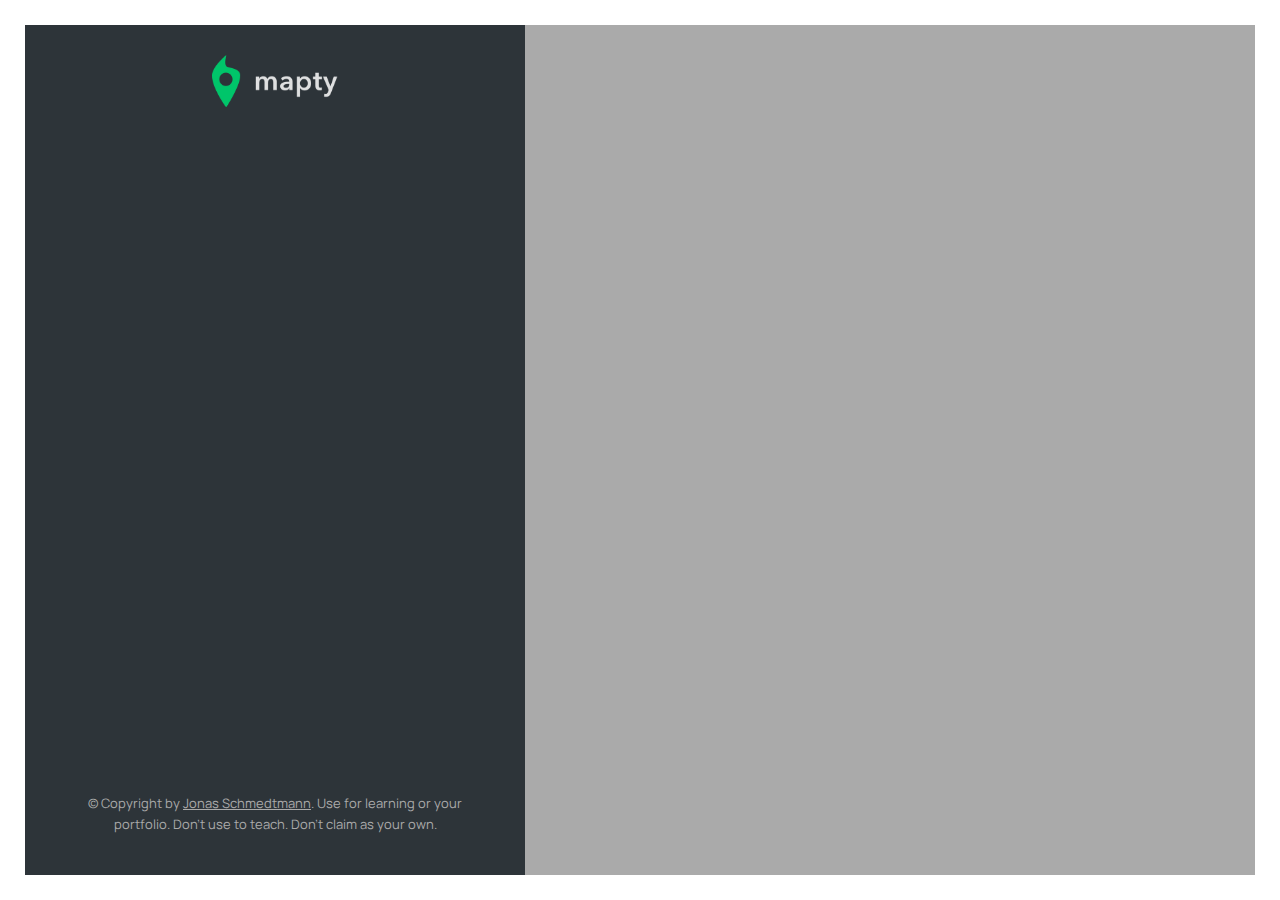
<file: mapty/public/index.html>
<!DOCTYPE html>
<html lang="en">
  <head>
    <meta charset="UTF-8" />
    <meta name="viewport" content="width=device-width, initial-scale=1.0" />
    <meta http-equiv="X-UA-Compatible" content="ie=edge" />
    <link rel="shortcut icon" type="image/png" href="../images/icon.png" />

    <link
      href="https://fonts.googleapis.com/css2?family=Manrope:wght@400;600;700;800&display=swap"
      rel="stylesheet"
    />

    <link rel="stylesheet" href="../src/style.css" />

    <script defer src="../src/script.js"></script>
    <title>mapty // Map your workouts</title>
  </head>
  <body>
    <div class="sidebar">
      <img src="../images/logo.png" alt="Logo" class="logo" />

      <ul class="workouts">
        <form class="form hidden">
          <div class="form__row">
            <label class="form__label">Type</label>
            <select class="form__input form__input--type">
              <option value="running">Running</option>
              <option value="cycling">Cycling</option>
            </select>
          </div>
          <div class="form__row">
            <label class="form__label">Distance</label>
            <input class="form__input form__input--distance" placeholder="km" />
          </div>
          <div class="form__row">
            <label class="form__label">Duration</label>
            <input
              class="form__input form__input--duration"
              placeholder="min"
            />
          </div>
          <div class="form__row">
            <label class="form__label">Cadence</label>
            <input
              class="form__input form__input--cadence"
              placeholder="step/min"
            />
          </div>
          <div class="form__row form__row--hidden">
            <label class="form__label">Elev Gain</label>
            <input
              class="form__input form__input--elevation"
              placeholder="meters"
            />
          </div>
          <button class="form__btn">OK</button>
        </form>

        <!-- <li class="workout workout--running" data-id="1234567890">
          <h2 class="workout__title">Running on April 14</h2>
          <div class="workout__details">
            <span class="workout__icon">🏃‍♂️</span>
            <span class="workout__value">5.2</span>
            <span class="workout__unit">km</span>
          </div>
          <div class="workout__details">
            <span class="workout__icon">⏱</span>
            <span class="workout__value">24</span>
            <span class="workout__unit">min</span>
          </div>
          <div class="workout__details">
            <span class="workout__icon">⚡️</span>
            <span class="workout__value">4.6</span>
            <span class="workout__unit">min/km</span>
          </div>
          <div class="workout__details">
            <span class="workout__icon">🦶🏼</span>
            <span class="workout__value">178</span>
            <span class="workout__unit">spm</span>
          </div>
        </li>

        <li class="workout workout--cycling" data-id="1234567891">
          <h2 class="workout__title">Cycling on April 5</h2>
          <div class="workout__details">
            <span class="workout__icon">🚴‍♀️</span>
            <span class="workout__value">27</span>
            <span class="workout__unit">km</span>
          </div>
          <div class="workout__details">
            <span class="workout__icon">⏱</span>
            <span class="workout__value">95</span>
            <span class="workout__unit">min</span>
          </div>
          <div class="workout__details">
            <span class="workout__icon">⚡️</span>
            <span class="workout__value">16</span>
            <span class="workout__unit">km/h</span>
          </div>
          <div class="workout__details">
            <span class="workout__icon">⛰</span>
            <span class="workout__value">223</span>
            <span class="workout__unit">m</span>
          </div>
        </li> -->
      </ul>

      <p class="copyright">
        &copy; Copyright by
        <a
          class="twitter-link"
          target="_blank"
          href="https://twitter.com/jonasschmedtman"
          >Jonas Schmedtmann</a
        >. Use for learning or your portfolio. Don't use to teach. Don't claim
        as your own.
      </p>
    </div>

    <div id="map"></div>
  </body>
</html>
</file>
<file: bankist-app/style.css>
* {
  margin: 0;
  padding: 0;
  box-sizing: inherit;
}

html {
  font-size: 62.5%;
  box-sizing: border-box;
}

body {
  font-family: 'Poppins', sans-serif;
  color: #444;
  background-color: #f3f3f3;
  height: 100vh;
  padding: 2rem;
}

nav {
  display: flex;
  justify-content: space-between;
  align-items: center;
  padding: 0 2rem;
}

.welcome {
  font-size: 1.9rem;
  font-weight: 500;
}

.logo {
  height: 5.25rem;
}

.login {
  display: flex;
}

.login__input {
  border: none;
  padding: 0.5rem 2rem;
  font-size: 1.6rem;
  font-family: inherit;
  text-align: center;
  width: 12rem;
  border-radius: 10rem;
  margin-right: 1rem;
  color: inherit;
  border: 1px solid #fff;
  transition: all 0.3s;
}

.login__input:focus {
  outline: none;
  border: 1px solid #ccc;
}

.login__input::placeholder {
  color: #bbb;
}

.login__btn {
  border: none;
  background: none;
  font-size: 2.2rem;
  color: inherit;
  cursor: pointer;
  transition: all 0.3s;
}

.login__btn:hover,
.login__btn:focus,
.btn--sort:hover,
.btn--sort:focus {
  outline: none;
  color: #777;
}

/* MAIN */
.app {
  position: relative;
  max-width: 100rem;
  margin: 4rem auto;
  display: grid;
  grid-template-columns: 4fr 3fr;
  grid-template-rows: auto repeat(3, 15rem) auto;
  gap: 2rem;

  /* NOTE This creates the fade in/out anumation */
  opacity: 0;
  transition: all 1s;
}

.balance {
  grid-column: 1 / span 2;
  display: flex;
  align-items: flex-end;
  justify-content: space-between;
  margin-bottom: 2rem;
}

.balance__label {
  font-size: 2.2rem;
  font-weight: 500;
  margin-bottom: -0.2rem;
}

.balance__date {
  font-size: 1.4rem;
  color: #888;
}

.balance__value {
  font-size: 4.5rem;
  font-weight: 400;
}

/* MOVEMENTS */
.movements {
  grid-row: 2 / span 3;
  background-color: #fff;
  border-radius: 1rem;
  overflow: scroll;
}

.movements__row {
  padding: 2.25rem 4rem;
  display: flex;
  align-items: center;
  border-bottom: 1px solid #eee;
}

.movements__type {
  font-size: 1.1rem;
  text-transform: uppercase;
  font-weight: 500;
  color: #fff;
  padding: 0.1rem 1rem;
  border-radius: 10rem;
  margin-right: 2rem;
}

.movements__date {
  font-size: 1.1rem;
  text-transform: uppercase;
  font-weight: 500;
  color: #666;
}

.movements__type--deposit {
  background-image: linear-gradient(to top left, #39b385, #9be15d);
}

.movements__type--withdrawal {
  background-image: linear-gradient(to top left, #e52a5a, #ff585f);
}

.movements__value {
  font-size: 1.7rem;
  margin-left: auto;
}

/* SUMMARY */
.summary {
  grid-row: 5 / 6;
  display: flex;
  align-items: baseline;
  padding: 0 0.3rem;
  margin-top: 1rem;
}

.summary__label {
  font-size: 1.2rem;
  font-weight: 500;
  text-transform: uppercase;
  margin-right: 0.8rem;
}

.summary__value {
  font-size: 2.2rem;
  margin-right: 2.5rem;
}

.summary__value--in,
.summary__value--interest {
  color: #66c873;
}

.summary__value--out {
  color: #f5465d;
}

.btn--sort {
  margin-left: auto;
  border: none;
  background: none;
  font-size: 1.3rem;
  font-weight: 500;
  cursor: pointer;
}

/* OPERATIONS */
.operation {
  border-radius: 1rem;
  padding: 3rem 4rem;
  color: #333;
}

.operation--transfer {
  background-image: linear-gradient(to top left, #ffb003, #ffcb03);
}

.operation--loan {
  background-image: linear-gradient(to top left, #39b385, #9be15d);
}

.operation--close {
  background-image: linear-gradient(to top left, #e52a5a, #ff585f);
}

h2 {
  margin-bottom: 1.5rem;
  font-size: 1.7rem;
  font-weight: 600;
  color: #333;
}

.form {
  display: grid;
  grid-template-columns: 2.5fr 2.5fr 1fr;
  grid-template-rows: auto auto;
  gap: 0.4rem 1rem;
}

/* Exceptions for interst */
.form.form--loan {
  grid-template-columns: 2.5fr 1fr 2.5fr;
}
.form__label--loan {
  grid-row: 2;
}
/* End exceptions */

.form__input {
  width: 100%;
  border: none;
  background-color: rgba(255, 255, 255, 0.4);
  font-family: inherit;
  font-size: 1.5rem;
  text-align: center;
  color: #333;
  padding: 0.3rem 1rem;
  border-radius: 0.7rem;
  transition: all 0.3s;
}

.form__input:focus {
  outline: none;
  background-color: rgba(255, 255, 255, 0.6);
}

.form__label {
  font-size: 1.3rem;
  text-align: center;
}

.form__btn {
  border: none;
  border-radius: 0.7rem;
  font-size: 1.8rem;
  background-color: #fff;
  cursor: pointer;
  transition: all 0.3s;
}

.form__btn:focus {
  outline: none;
  background-color: rgba(255, 255, 255, 0.8);
}

.logout-timer {
  padding: 0 0.3rem;
  margin-top: 1.9rem;
  text-align: right;
  font-size: 1.25rem;
}

.timer {
  font-weight: 600;
}
</file>
<file: data-structures/style.css>
body {
  height: 100vh;
  display: flex;
  align-items: center;
  background: linear-gradient(to top left, #28b487, #7dd56f);
}
h1 {
  font-family: sans-serif;
  font-size: 50px;
  line-height: 1.3;
  width: 100%;
  padding: 30px;
  text-align: center;
  color: white;
}
button {
  width: 50px;
  height: 20px;
  margin: 10px;
}
textarea {
  width: 300px;
  height: 100px;
}
</file>
<file: functions/style.css>
body {
  height: 100vh;
  display: flex;
  align-items: center;
  background: linear-gradient(to top left, #28b487, #7dd56f);
}
h1 {
  font-family: sans-serif;
  font-size: 50px;
  line-height: 1.3;
  width: 100%;
  padding: 30px;
  text-align: center;
  color: white;
}
.buy,
.poll {
  font-size: 1.6rem;
  padding: 1rem 2rem;
  position: absolute;
  top: 2rem;
}
.buy {
  left: 2rem;
}
.poll {
  right: 2rem;
}
</file>
<file: guess-my-number/style.css>
@import url('https://fonts.googleapis.com/css?family=Press+Start+2P&display=swap');

* {
  margin: 0;
  padding: 0;
  box-sizing: inherit;
}

html {
  font-size: 62.5%;
  box-sizing: border-box;
}

body {
  font-family: 'Press Start 2P', sans-serif;
  color: #eee;
  background-color: #222;
}

header {
  position: relative;
  height: 35vh;
  border-bottom: 7px solid #eee;
}

main {
  height: 65vh;
  color: #eee;
  display: flex;
  align-items: center;
  justify-content: space-around;
}

.left {
  width: 52rem;
  display: flex;
  flex-direction: column;
  align-items: center;
}

.right {
  width: 52rem;
  font-size: 2rem;
}

h1 {
  font-size: 4rem;
  text-align: center;
  position: absolute;
  width: 100%;
  top: 52%;
  left: 50%;
  transform: translate(-50%, -50%);
}

.number {
  background: #eee;
  color: #333;
  font-size: 6rem;
  width: 15rem;
  padding: 3rem 0rem;
  text-align: center;
  position: absolute;
  bottom: 0;
  left: 50%;
  transform: translate(-50%, 50%);
}

.between {
  font-size: 1.4rem;
  position: absolute;
  top: 2rem;
  right: 2rem;
}

.again {
  position: absolute;
  top: 2rem;
  left: 2rem;
}

.guess {
  background: none;
  border: 4px solid #eee;
  font-family: inherit;
  color: inherit;
  font-size: 5rem;
  padding: 2.5rem;
  width: 25rem;
  text-align: center;
  display: block;
  margin-bottom: 3rem;
}

.btn {
  border: none;
  background-color: #eee;
  color: #222;
  font-size: 2rem;
  font-family: inherit;
  padding: 2rem 3rem;
  cursor: pointer;
}

.btn:hover {
  background-color: #ccc;
}

.message {
  margin-bottom: 8rem;
  height: 3rem;
}

.label-score {
  margin-bottom: 2rem;
}
</file>
<file: js-fundamentals/style.css>
body {
  height: 100vh;
  display: flex;
  align-items: center;
  background: linear-gradient(to top left, #28b487, #7dd56f);
}
h1 {
  font-family: sans-serif;
  font-size: 50px;
  line-height: 1.3;
  width: 100%;
  padding: 30px;
  text-align: center;
  color: white;
}
</file>
<file: modal/style.css>
* {
  margin: 0;
  padding: 0;
  box-sizing: inherit;
}

html {
  font-size: 62.5%;
  box-sizing: border-box;
}

body {
  font-family: sans-serif;
  color: #333;
  line-height: 1.5;
  height: 100vh;
  position: relative;
  display: flex;
  align-items: flex-start;
  justify-content: center;
  background: linear-gradient(to top left, #28b487, #7dd56f);
}

.show-modal {
  font-size: 2rem;
  font-weight: 600;
  padding: 1.75rem 3.5rem;
  margin: 5rem 2rem;
  border: none;
  background-color: #fff;
  color: #444;
  border-radius: 10rem;
  cursor: pointer;
}

.close-modal {
  position: absolute;
  top: 1.2rem;
  right: 2rem;
  font-size: 5rem;
  color: #333;
  cursor: pointer;
  border: none;
  background: none;
}

h1 {
  font-size: 2.5rem;
  margin-bottom: 2rem;
}

p {
  font-size: 1.8rem;
}

.hidden {
  display: none;
}

.modal {
  position: absolute;
  top: 50%;
  left: 50%;
  transform: translate(-50%, -50%);
  width: 70%;

  background-color: white;
  padding: 6rem;
  border-radius: 5px;
  box-shadow: 0 3rem 5rem rgba(0, 0, 0, 0.3);
  z-index: 10;
}

.overlay {
  position: absolute;
  top: 0;
  left: 0;
  width: 100%;
  height: 100%;
  background-color: rgba(0, 0, 0, 0.6);
  backdrop-filter: blur(3px);
  z-index: 5;
}
</file>
<file: oop/style.css>
body {
  height: 100vh;
  display: flex;
  align-items: center;
  background: linear-gradient(to top left, #28b487, #7dd56f);
}
h1 {
  font-family: sans-serif;
  font-size: 50px;
  line-height: 1.3;
  width: 100%;
  padding: 30px;
  text-align: center;
  color: white;
}
</file>
<file: pig-game/style.css>
@import url('https://fonts.googleapis.com/css2?family=Nunito&display=swap');

* {
  margin: 0;
  padding: 0;
  box-sizing: inherit;
}

html {
  font-size: 62.5%;
  box-sizing: border-box;
}

body {
  font-family: 'Nunito', sans-serif;
  font-weight: 400;
  height: 100vh;
  color: #333;
  background-image: linear-gradient(to top left, #753682 0%, #bf2e34 100%);
  display: flex;
  align-items: center;
  justify-content: center;
}

/* LAYOUT */
main {
  position: relative;
  width: 100rem;
  height: 60rem;
  background-color: rgba(255, 255, 255, 0.35);
  backdrop-filter: blur(200px);
  filter: blur();
  box-shadow: 0 3rem 5rem rgba(0, 0, 0, 0.25);
  border-radius: 9px;
  overflow: hidden;
  display: flex;
}

.player {
  flex: 50%;
  padding: 9rem;
  display: flex;
  flex-direction: column;
  align-items: center;
  transition: all 0.75s;
}

/* ELEMENTS */
.name {
  position: relative;
  font-size: 4rem;
  text-transform: uppercase;
  letter-spacing: 1px;
  word-spacing: 2px;
  font-weight: 300;
  margin-bottom: 1rem;
}

.score {
  font-size: 8rem;
  font-weight: 300;
  color: #c7365f;
  margin-bottom: auto;
}

.player--active {
  background-color: rgba(255, 255, 255, 0.4);
}
.player--active .name {
  font-weight: 700;
}
.player--active .score {
  font-weight: 400;
}

.player--active .current {
  opacity: 1;
}

.current {
  background-color: #c7365f;
  opacity: 0.8;
  border-radius: 9px;
  color: #fff;
  width: 65%;
  padding: 2rem;
  text-align: center;
  transition: all 0.75s;
}

.current-label {
  text-transform: uppercase;
  margin-bottom: 1rem;
  font-size: 1.7rem;
  color: #ddd;
}

.current-score {
  font-size: 3.5rem;
}

/* ABSOLUTE POSITIONED ELEMENTS */
.btn {
  position: absolute;
  left: 50%;
  transform: translateX(-50%);
  color: #444;
  background: none;
  border: none;
  font-family: inherit;
  font-size: 1.8rem;
  text-transform: uppercase;
  cursor: pointer;
  font-weight: 400;
  transition: all 0.2s;

  background-color: white;
  background-color: rgba(255, 255, 255, 0.6);
  backdrop-filter: blur(10px);

  padding: 0.7rem 2.5rem;
  border-radius: 50rem;
  box-shadow: 0 1.75rem 3.5rem rgba(0, 0, 0, 0.1);
}

.btn::first-letter {
  font-size: 2.4rem;
  display: inline-block;
  margin-right: 0.7rem;
}

.btn--new {
  top: 4rem;
}
.btn--roll {
  top: 39.3rem;
}
.btn--hold {
  top: 46.1rem;
}

.btn:active {
  transform: translate(-50%, 3px);
  box-shadow: 0 1rem 2rem rgba(0, 0, 0, 0.15);
}

.btn:focus {
  outline: none;
}

.dice {
  position: absolute;
  left: 50%;
  top: 16.5rem;
  transform: translateX(-50%);
  height: 10rem;
  box-shadow: 0 2rem 5rem rgba(0, 0, 0, 0.2);
}

.player--winner {
  background-color: #2f2f2f;
}

.player--winner .name {
  font-weight: 700;
  color: #c7365f;
}

.hidden {
  display: none;
}
</file>
<file: asynchronous/src/style.css>
* {
  margin: 0;
  padding: 0;
  box-sizing: inherit;
}

html {
  font-size: 62.5%;
  box-sizing: border-box;
}

body {
  font-family: system-ui;
  color: #555;
  background-color: #f7f7f7;
  min-height: 100vh;

  display: flex;
  align-items: center;
  justify-content: center;
}

.container {
  display: flex;
  flex-flow: column;
  align-items: center;
}

.countries {
  /* margin-bottom: 8rem; */
  display: flex;

  font-size: 2rem;
  opacity: 0;
  transition: opacity 1s;
}

.country {
  background-color: #fff;
  box-shadow: 0 2rem 5rem 1rem rgba(0, 0, 0, 0.1);
  font-size: 1.8rem;
  width: 30rem;
  border-radius: 0.7rem;
  margin: 0 3rem;
  /* overflow: hidden; */
}

.neighbour::before {
  content: 'Neighbour country';
  width: 100%;
  position: absolute;
  top: -4rem;

  text-align: center;
  font-size: 1.8rem;
  font-weight: 600;
  text-transform: uppercase;
  color: #888;
}

.neighbour {
  transform: scale(0.8) translateY(1rem);
  margin-left: 0;
}

.country__img {
  width: 30rem;
  height: 17rem;
  object-fit: cover;
  background-color: #eee;
  border-top-left-radius: 0.7rem;
  border-top-right-radius: 0.7rem;
}

.country__data {
  padding: 2.5rem 3.75rem 3rem 3.75rem;
}

.country__name {
  font-size: 2.7rem;
  margin-bottom: 0.7rem;
}

.country__region {
  font-size: 1.4rem;
  margin-bottom: 2.5rem;
  text-transform: uppercase;
  color: #888;
}

.country__row:not(:last-child) {
  margin-bottom: 1rem;
}

.country__row span {
  display: inline-block;
  margin-right: 2rem;
  font-size: 2.4rem;
}

.btn-country {
  margin-top: 4.2rem;
  border: none;
  font-size: 2rem;
  padding: 2rem 5rem;
  border-radius: 0.7rem;
  color: white;
  background-color: orangered;
  cursor: pointer;
}

.images {
  display: flex;
}

.images img {
  display: block;
  width: 80rem;
  margin: 4rem;
}

.images img.parallel {
  width: 40rem;
  margin: 2rem;
  border: 3rem solid white;
  box-shadow: 0 2rem 5rem 1rem rgba(0, 0, 0, 0.1);
}
</file>
<file: bankist-web/src/style.css>
/* The page is NOT responsive. You can implement responsiveness yourself if you wanna have some fun 😃 */

:root {
  --color-primary: #5ec576;
  --color-secondary: #ffcb03;
  --color-tertiary: #ff585f;
  --color-primary-darker: #4bbb7d;
  --color-secondary-darker: #ffbb00;
  --color-tertiary-darker: #fd424b;
  --color-primary-opacity: #5ec5763a;
  --color-secondary-opacity: #ffcd0331;
  --color-tertiary-opacity: #ff58602d;
  --gradient-primary: linear-gradient(to top left, #39b385, #9be15d);
  --gradient-secondary: linear-gradient(to top left, #ffb003, #ffcb03);
}

* {
  margin: 0;
  padding: 0;
  box-sizing: inherit;
}

html {
  font-size: 62.5%;
  box-sizing: border-box;
}

body {
  font-family: 'Poppins', sans-serif;
  font-weight: 300;
  color: #444;
  line-height: 1.9;
  background-color: #f3f3f3;
}

/* GENERAL ELEMENTS */
.section {
  padding: 15rem 3rem;
  border-top: 1px solid #ddd;

  transition: transform 1s, opacity 1s;
}

.section--hidden {
  opacity: 0;
  transform: translateY(8rem);
}

.section__title {
  max-width: 80rem;
  margin: 0 auto 8rem auto;
}

.section__description {
  font-size: 1.8rem;
  font-weight: 600;
  text-transform: uppercase;
  color: var(--color-primary);
  margin-bottom: 1rem;
}

.section__header {
  font-size: 4rem;
  line-height: 1.3;
  font-weight: 500;
}

.btn {
  display: inline-block;
  background-color: var(--color-primary);
  font-size: 1.6rem;
  font-family: inherit;
  font-weight: 500;
  border: none;
  padding: 1.25rem 4.5rem;
  border-radius: 10rem;
  cursor: pointer;
  transition: all 0.3s;
}

.btn:hover {
  background-color: var(--color-primary-darker);
}

.btn--text {
  display: inline-block;
  background: none;
  font-size: 1.7rem;
  font-family: inherit;
  font-weight: 500;
  color: var(--color-primary);
  border: none;
  border-bottom: 1px solid currentColor;
  padding-bottom: 2px;
  cursor: pointer;
  transition: all 0.3s;
}

p {
  color: #666;
}

/* This is BAD for accessibility! Don't do in the real world! */
button:focus {
  outline: none;
}

img {
  transition: filter 0.5s;
}

.lazy-img {
  filter: blur(20px);
}

/* NAVIGATION */
.nav {
  display: flex;
  justify-content: space-between;
  align-items: center;
  height: 9rem;
  width: 100%;
  padding: 0 6rem;
  z-index: 100;
}

/* nav and stickly class at the same time */
.nav.sticky {
  position: fixed;
  background-color: rgba(255, 255, 255, 0.95);
}

.nav__logo {
  height: 4.5rem;
  transition: all 0.3s;
}

.nav__links {
  display: flex;
  align-items: center;
  list-style: none;
}

.nav__item {
  margin-left: 4rem;
}

.nav__link:link,
.nav__link:visited {
  font-size: 1.7rem;
  font-weight: 400;
  color: inherit;
  text-decoration: none;
  display: block;
  transition: all 0.3s;
}

.nav__link--btn:link,
.nav__link--btn:visited {
  padding: 0.8rem 2.5rem;
  border-radius: 3rem;
  background-color: var(--color-primary);
  color: #222;
}

.nav__link--btn:hover,
.nav__link--btn:active {
  color: inherit;
  background-color: var(--color-primary-darker);
  color: #333;
}

/* HEADER */
.header {
  padding: 0 3rem;
  height: 100vh;
  display: flex;
  flex-direction: column;
  align-items: center;
}

.header__title {
  flex: 1;

  max-width: 115rem;
  display: grid;
  grid-template-columns: 3fr 2fr;
  row-gap: 3rem;
  align-content: center;
  justify-content: center;

  align-items: start;
  justify-items: start;
}

h1 {
  font-size: 5.5rem;
  line-height: 1.35;
}

h4 {
  font-size: 2.4rem;
  font-weight: 500;
}

.header__img {
  width: 100%;
  grid-column: 2 / 3;
  grid-row: 1 / span 4;
  transform: translateY(-6rem);
}

.highlight {
  position: relative;
}

.highlight::after {
  display: block;
  content: '';
  position: absolute;
  bottom: 0;
  left: 0;
  height: 100%;
  width: 100%;
  z-index: -1;
  opacity: 0.7;
  transform: scale(1.07, 1.05) skewX(-15deg);
  background-image: var(--gradient-primary);
}

/* FEATURES */
.features {
  display: grid;
  grid-template-columns: 1fr 1fr;
  gap: 4rem;
  margin: 0 12rem;
}

.features__img {
  width: 100%;
}

.features__feature {
  align-self: center;
  justify-self: center;
  width: 70%;
  font-size: 1.5rem;
}

.features__icon {
  display: flex;
  align-items: center;
  justify-content: center;
  background-color: var(--color-primary-opacity);
  height: 5.5rem;
  width: 5.5rem;
  border-radius: 50%;
  margin-bottom: 2rem;
}

.features__icon svg {
  height: 2.5rem;
  width: 2.5rem;
  fill: var(--color-primary);
}

.features__header {
  font-size: 2rem;
  margin-bottom: 1rem;
}

/* OPERATIONS */
.operations {
  max-width: 100rem;
  margin: 12rem auto 0 auto;

  background-color: #fff;
}

.operations__tab-container {
  display: flex;
  justify-content: center;
}

.operations__tab {
  margin-right: 2.5rem;
  transform: translateY(-50%);
}

.operations__tab span {
  margin-right: 1rem;
  font-weight: 600;
  display: inline-block;
}

.operations__tab--1 {
  background-color: var(--color-secondary);
}

.operations__tab--1:hover {
  background-color: var(--color-secondary-darker);
}

.operations__tab--3 {
  background-color: var(--color-tertiary);
  margin: 0;
}

.operations__tab--3:hover {
  background-color: var(--color-tertiary-darker);
}

.operations__tab--active {
  transform: translateY(-66%);
}

.operations__content {
  display: none;

  /* JUST PRESENTATIONAL */
  font-size: 1.7rem;
  padding: 2.5rem 7rem 6.5rem 7rem;
}

.operations__content--active {
  display: grid;
  grid-template-columns: 7rem 1fr;
  column-gap: 3rem;
  row-gap: 0.5rem;
}

.operations__header {
  font-size: 2.25rem;
  font-weight: 500;
  align-self: center;
}

.operations__icon {
  display: flex;
  align-items: center;
  justify-content: center;
  height: 7rem;
  width: 7rem;
  border-radius: 50%;
}

.operations__icon svg {
  height: 2.75rem;
  width: 2.75rem;
}

.operations__content p {
  grid-column: 2;
}

.operations__icon--1 {
  background-color: var(--color-secondary-opacity);
}
.operations__icon--2 {
  background-color: var(--color-primary-opacity);
}
.operations__icon--3 {
  background-color: var(--color-tertiary-opacity);
}
.operations__icon--1 svg {
  fill: var(--color-secondary-darker);
}
.operations__icon--2 svg {
  fill: var(--color-primary);
}
.operations__icon--3 svg {
  fill: var(--color-tertiary);
}

/* SLIDER */
.slider {
  max-width: 100rem;
  height: 50rem;
  margin: 0 auto;
  position: relative;

  /* IN THE END */
  overflow: hidden;
}

.slide {
  position: absolute;
  top: 0;
  width: 100%;
  height: 50rem;

  display: flex;
  align-items: center;
  justify-content: center;

  /* THIS creates the animation! */
  transition: transform 1s;
}

.slide > img {
  /* Only for images that have different size than slide */
  width: 100%;
  height: 100%;
  object-fit: cover;
}

.slider__btn {
  position: absolute;
  top: 50%;
  z-index: 10;

  border: none;
  background: rgba(255, 255, 255, 0.7);
  font-family: inherit;
  color: #333;
  border-radius: 50%;
  height: 5.5rem;
  width: 5.5rem;
  font-size: 3.25rem;
  cursor: pointer;
}

.slider__btn--left {
  left: 6%;
  transform: translate(-50%, -50%);
}

.slider__btn--right {
  right: 6%;
  transform: translate(50%, -50%);
}

.dots {
  position: absolute;
  bottom: 5%;
  left: 50%;
  transform: translateX(-50%);
  display: flex;
}

.dots__dot {
  border: none;
  background-color: #b9b9b9;
  opacity: 0.7;
  height: 1rem;
  width: 1rem;
  border-radius: 50%;
  margin-right: 1.75rem;
  cursor: pointer;
  transition: all 0.5s;

  /* Only necessary when overlying images */
  /* box-shadow: 0 0.6rem 1.5rem rgba(0, 0, 0, 0.7); */
}

.dots__dot:last-child {
  margin: 0;
}

.dots__dot--active {
  /* background-color: #fff; */
  background-color: #888;
  opacity: 1;
}

/* TESTIMONIALS */
.testimonial {
  width: 65%;
  position: relative;
}

.testimonial::before {
  content: '\201C';
  position: absolute;
  top: -5.7rem;
  left: -6.8rem;
  line-height: 1;
  font-size: 20rem;
  font-family: inherit;
  color: var(--color-primary);
  z-index: -1;
}

.testimonial__header {
  font-size: 2.25rem;
  font-weight: 500;
  margin-bottom: 1.5rem;
}

.testimonial__text {
  font-size: 1.7rem;
  margin-bottom: 3.5rem;
  color: #666;
}

.testimonial__author {
  margin-left: 3rem;
  font-style: normal;

  display: grid;
  grid-template-columns: 6.5rem 1fr;
  column-gap: 2rem;
}

.testimonial__photo {
  grid-row: 1 / span 2;
  width: 6.5rem;
  border-radius: 50%;
}

.testimonial__name {
  font-size: 1.7rem;
  font-weight: 500;
  align-self: end;
  margin: 0;
}

.testimonial__location {
  font-size: 1.5rem;
}

.section__title--testimonials {
  margin-bottom: 4rem;
}

/* SIGNUP */
.section--sign-up {
  background-color: #37383d;
  border-top: none;
  border-bottom: 1px solid #444;
  text-align: center;
  padding: 10rem 3rem;
}

.section--sign-up .section__header {
  color: #fff;
  text-align: center;
}

.section--sign-up .section__title {
  margin-bottom: 6rem;
}

.section--sign-up .btn {
  font-size: 1.9rem;
  padding: 2rem 5rem;
}

/* FOOTER */
.footer {
  padding: 10rem 3rem;
  background-color: #37383d;
}

.footer__nav {
  list-style: none;
  display: flex;
  justify-content: center;
  margin-bottom: 5rem;
}

.footer__item {
  margin-right: 4rem;
}

.footer__link {
  font-size: 1.6rem;
  color: #eee;
  text-decoration: none;
}

.footer__logo {
  height: 5rem;
  display: block;
  margin: 0 auto;
  margin-bottom: 5rem;
}

.footer__copyright {
  font-size: 1.4rem;
  color: #aaa;
  text-align: center;
}

.footer__copyright .footer__link {
  font-size: 1.4rem;
}

/* MODAL WINDOW */
.modal {
  position: fixed;
  top: 50%;
  left: 50%;
  transform: translate(-50%, -50%);
  max-width: 60rem;
  background-color: #f3f3f3;
  padding: 5rem 6rem;
  box-shadow: 0 4rem 6rem rgba(0, 0, 0, 0.3);
  z-index: 1000;
  transition: all 0.5s;
}

.overlay {
  position: fixed;
  top: 0;
  left: 0;
  width: 100%;
  height: 100%;
  background-color: rgba(0, 0, 0, 0.5);
  backdrop-filter: blur(4px);
  z-index: 100;
  transition: all 0.5s;
}

.modal__header {
  font-size: 3.25rem;
  margin-bottom: 4.5rem;
  line-height: 1.5;
}

.modal__form {
  margin: 0 3rem;
  display: grid;
  grid-template-columns: 1fr 2fr;
  align-items: center;
  gap: 2.5rem;
}

.modal__form label {
  font-size: 1.7rem;
  font-weight: 500;
}

.modal__form input {
  font-size: 1.7rem;
  padding: 1rem 1.5rem;
  border: 1px solid #ddd;
  border-radius: 0.5rem;
}

.modal__form button {
  grid-column: 1 / span 2;
  justify-self: center;
  margin-top: 1rem;
}

.btn--close-modal {
  font-family: inherit;
  color: inherit;
  position: absolute;
  top: 0.5rem;
  right: 2rem;
  font-size: 4rem;
  cursor: pointer;
  border: none;
  background: none;
}

.hidden {
  visibility: hidden;
  opacity: 0;
}

/* COOKIE MESSAGE */
.cookie-message {
  display: flex;
  align-items: center;
  justify-content: space-evenly;
  width: 100%;
  background-color: white;
  color: #bbb;
  font-size: 1.5rem;
  font-weight: 400;
}
</file>
<file: mapty/src/style.css>
:root {
  --color-brand--1: #ffb545;
  --color-brand--2: #00c46a;

  --color-dark--1: #2d3439;
  --color-dark--2: #42484d;
  --color-light--1: #aaa;
  --color-light--2: #ececec;
  --color-light--3: rgb(214, 222, 224);
}

* {
  margin: 0;
  padding: 0;
  box-sizing: inherit;
}

html {
  font-size: 62.5%;
  box-sizing: border-box;
}

body {
  font-family: "Manrope", sans-serif;
  color: var(--color-light--2);
  font-weight: 400;
  line-height: 1.6;
  height: 100vh;
  overscroll-behavior-y: none;

  background-color: #fff;
  padding: 2.5rem;

  display: flex;
}

/* GENERAL */
a:link,
a:visited {
  color: var(--color-brand--1);
}

/* SIDEBAR */
.sidebar {
  flex-basis: 50rem;
  background-color: var(--color-dark--1);
  padding: 3rem 5rem 4rem 5rem;
  display: flex;
  flex-direction: column;
}

.logo {
  height: 5.2rem;
  align-self: center;
  margin-bottom: 4rem;
}

.workouts {
  list-style: none;
  height: 77vh;
  overflow-y: scroll;
  overflow-x: hidden;
}

.workouts::-webkit-scrollbar {
  width: 0;
}

.workout {
  background-color: var(--color-dark--2);
  border-radius: 5px;
  padding: 1.5rem 2.25rem;
  margin-bottom: 1.75rem;
  cursor: pointer;

  display: grid;
  grid-template-columns: 1fr 1fr 1fr 1fr;
  gap: 0.75rem 1.5rem;
}
.workout--running {
  border-left: 5px solid var(--color-brand--2);
}
.workout--cycling {
  border-left: 5px solid var(--color-brand--1);
}

.workout__title {
  font-size: 1.7rem;
  font-weight: 600;
  grid-column: 1 / -1;
}

.workout__details {
  display: flex;
  align-items: baseline;
}

.workout__icon {
  font-size: 1.8rem;
  margin-right: 0.2rem;
  height: 0.28rem;
}

.workout__value {
  font-size: 1.5rem;
  margin-right: 0.5rem;
}

.workout__unit {
  font-size: 1.1rem;
  color: var(--color-light--1);
  text-transform: uppercase;
  font-weight: 800;
}

.form {
  background-color: var(--color-dark--2);
  border-radius: 5px;
  padding: 1.5rem 2.75rem;
  margin-bottom: 1.75rem;

  display: grid;
  grid-template-columns: 1fr 1fr;
  gap: 0.5rem 2.5rem;

  /* Match height and activity boxes */
  height: 9.25rem;
  transition: all 0.5s, transform 1ms;
}

.form.hidden {
  transform: translateY(-30rem);
  height: 0;
  padding: 0 2.25rem;
  margin-bottom: 0;
  opacity: 0;
}

.form__row {
  display: flex;
  align-items: center;
}

.form__row--hidden {
  display: none;
}

.form__label {
  flex: 0 0 50%;
  font-size: 1.5rem;
  font-weight: 600;
}

.form__input {
  width: 100%;
  padding: 0.3rem 1.1rem;
  font-family: inherit;
  font-size: 1.4rem;
  border: none;
  border-radius: 3px;
  background-color: var(--color-light--3);
  transition: all 0.2s;
}

.form__input:focus {
  outline: none;
  background-color: #fff;
}

.form__btn {
  display: none;
}

.copyright {
  margin-top: auto;
  font-size: 1.3rem;
  text-align: center;
  color: var(--color-light--1);
}

.twitter-link:link,
.twitter-link:visited {
  color: var(--color-light--1);
  transition: all 0.2s;
}

.twitter-link:hover,
.twitter-link:active {
  color: var(--color-light--2);
}

/* MAP */
#map {
  flex: 1;
  height: 100%;
  background-color: var(--color-light--1);
}

/* Popup width is defined in JS using options */
.leaflet-popup .leaflet-popup-content-wrapper {
  background-color: var(--color-dark--1);
  color: var(--color-light--2);
  border-radius: 5px;
  padding-right: 0.6rem;
}

.leaflet-popup .leaflet-popup-content {
  font-size: 1.5rem;
}

.leaflet-popup .leaflet-popup-tip {
  background-color: var(--color-dark--1);
}

.running-popup .leaflet-popup-content-wrapper {
  border-left: 5px solid var(--color-brand--2);
}
.cycling-popup .leaflet-popup-content-wrapper {
  border-left: 5px solid var(--color-brand--1);
}
</file>
